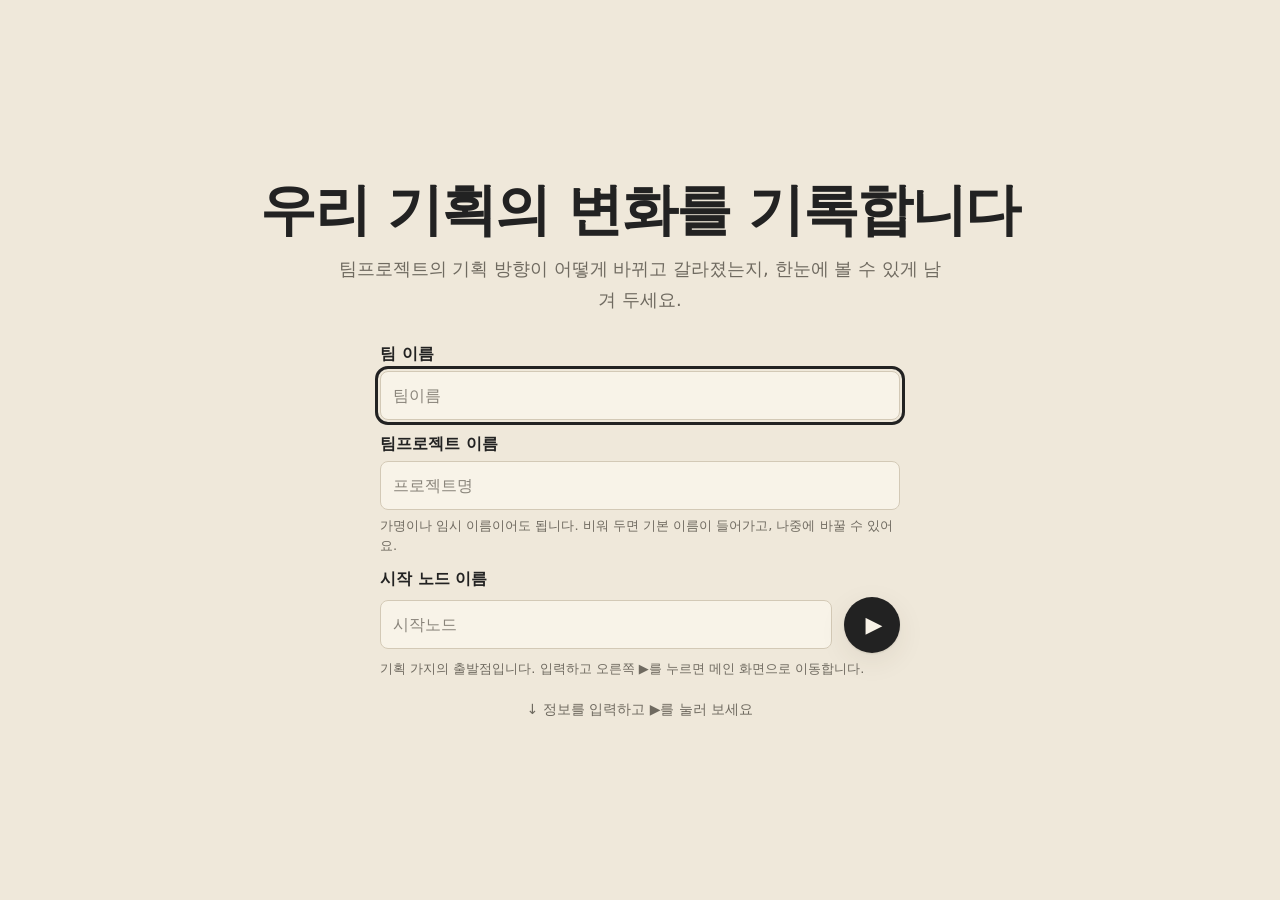
<file: index.html>
<!doctype html>
<html lang="ko">
<head>
  <meta charset="utf-8">
  <meta name="viewport" content="width=device-width, initial-scale=1">
  <title>기획 변화 기록</title>
  <link rel="stylesheet" href="style.css">
</head>
<body>
  <div id="alert" class="alert" role="alert" hidden></div>
  <div id="app" class="page"></div>
  <script src="export.js"></script>
  <script src="branch.js"></script>
  <script src="app.js"></script>
</body>
</html>
</file>
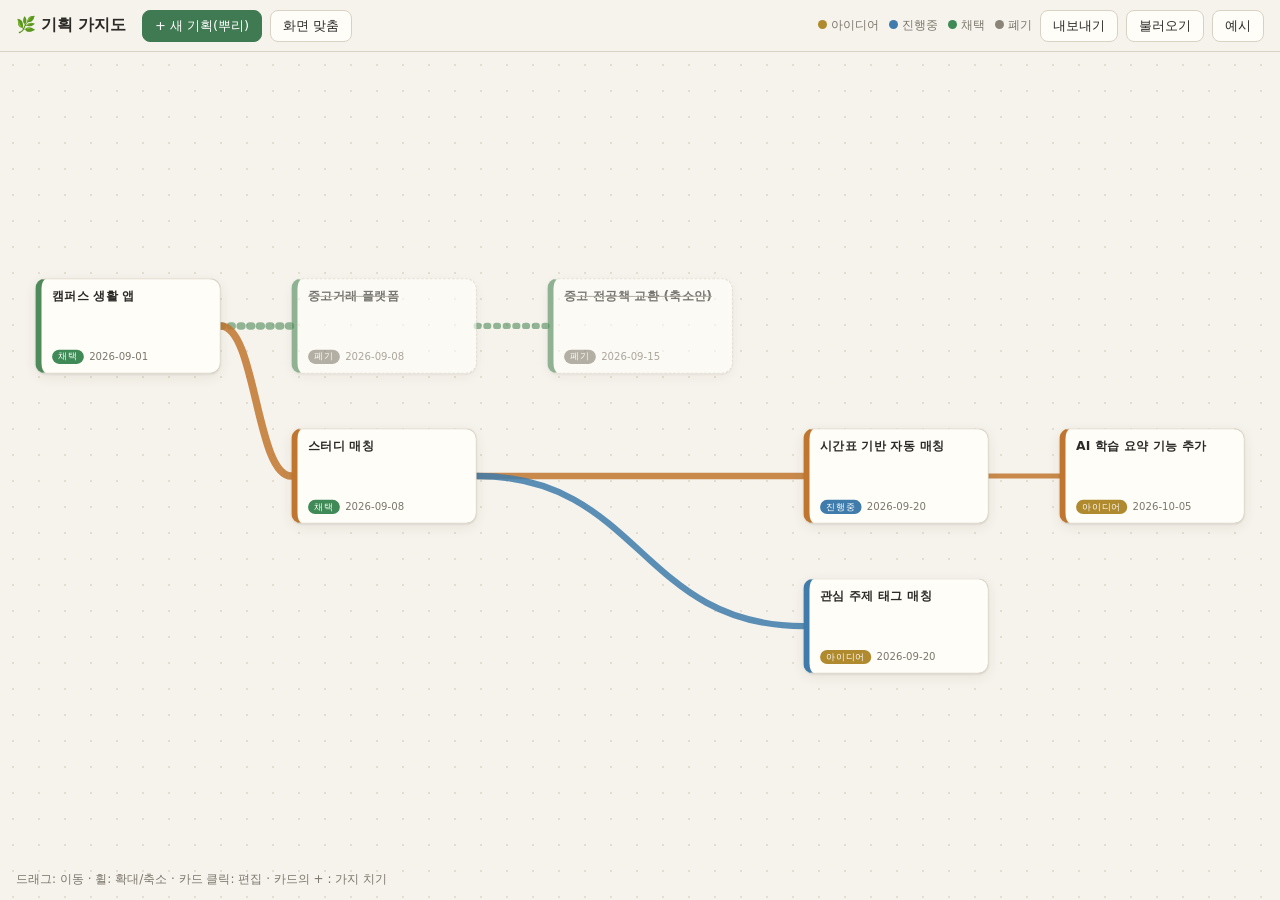
<file: 기획-가지도.html>
<!doctype html>
<html lang="ko">
<head>
<meta charset="utf-8">
<meta name="viewport" content="width=device-width, initial-scale=1">
<title>기획 가지도</title>
<style>
:root{
  --bg:#f6f3ec; --dot:#e3ddd0; --card:#fffdf8; --ink:#2b2a27; --muted:#7b776d; --line:#d8d2c4;
  --panel:#fffdf8; --accent:#3f7a52; --shadow:0 1px 2px rgba(60,50,30,.12),0 4px 14px rgba(60,50,30,.08);
}
@media (prefers-color-scheme:dark){
  :root{--bg:#1d1c19; --dot:#2b2a26; --card:#2a2925; --ink:#ece8dd; --muted:#9a9588; --line:#44413a;
    --panel:#24231f; --accent:#6fb384; --shadow:0 1px 2px rgba(0,0,0,.4),0 4px 14px rgba(0,0,0,.3);}
}
*{box-sizing:border-box}
html,body{height:100%;margin:0}
body{background:var(--bg);color:var(--ink);font-family:"Pretendard","Noto Sans KR","Malgun Gothic",system-ui,sans-serif;overflow:hidden}
button,input,select,textarea{font:inherit;color:inherit}
button{cursor:pointer}

#toolbar{position:fixed;top:0;left:0;right:0;height:52px;display:flex;align-items:center;gap:8px;padding:0 16px;z-index:20;
  background:color-mix(in srgb,var(--bg) 88%,transparent);backdrop-filter:blur(6px);border-bottom:1px solid var(--line)}
#toolbar h1{font-size:16px;margin:0 8px 0 0;font-weight:700;letter-spacing:-.01em}
#toolbar h1,.btn{white-space:nowrap}
@media (max-width:720px){#toolbar{overflow-x:auto;padding:0 8px}.btn{padding:6px 8px}}
.btn{border:1px solid var(--line);background:var(--card);border-radius:8px;padding:6px 12px;font-size:13px}
.btn:hover{border-color:var(--accent)}
.btn.primary{background:var(--accent);border-color:var(--accent);color:#fff}
.btn.danger{color:#c0463a}
.spacer{flex:1}
#legend{display:flex;gap:10px;font-size:12px;color:var(--muted)}
#legend i{display:inline-block;width:9px;height:9px;border-radius:50%;margin-right:4px;vertical-align:baseline}

#viewport{position:fixed;inset:52px 0 0 0;overflow:hidden;cursor:grab;touch-action:none;
  background-image:radial-gradient(var(--dot) 1.2px,transparent 1.2px);background-size:26px 26px}
#viewport.panning{cursor:grabbing}
#world{position:absolute;left:0;top:0;transform-origin:0 0}
#world svg{position:absolute;left:0;top:0;overflow:visible;pointer-events:none}

.node{position:absolute;width:210px;height:108px;background:var(--card);border-radius:12px;box-shadow:var(--shadow);
  border:1px solid var(--line);border-left:7px solid var(--c);padding:10px 12px;display:flex;gap:8px;cursor:pointer;
  transition:box-shadow .15s,transform .15s}
.node:hover{transform:translateY(-2px)}
.node.sel{outline:2.5px solid var(--c);outline-offset:2px}
.node.dropped{opacity:.62;border-style:dashed;border-left-style:solid}
.node.dropped .nt{text-decoration:line-through;text-decoration-color:var(--muted)}
.node .body{flex:1;min-width:0;display:flex;flex-direction:column}
.nt{font-size:14px;font-weight:650;line-height:1.3;display:-webkit-box;-webkit-line-clamp:2;-webkit-box-orient:vertical;overflow:hidden;word-break:keep-all}
.nm{margin-top:auto;font-size:11.5px;color:var(--muted);display:flex;align-items:center;gap:6px;flex-wrap:wrap}
.chip{font-size:10.5px;padding:1px 7px;border-radius:99px;color:#fff;background:var(--sc)}
.thumb{width:48px;height:48px;border-radius:8px;object-fit:cover;flex:none;align-self:flex-start;border:1px solid var(--line)}
.imgn{position:absolute;right:8px;bottom:8px;font-size:10.5px;color:var(--muted)}
.addb{position:absolute;right:-14px;top:50%;margin-top:-14px;width:28px;height:28px;border-radius:50%;border:none;
  background:var(--c);color:#fff;font-size:18px;line-height:1;display:none;box-shadow:var(--shadow);padding:0}
.node:hover .addb,.node.sel .addb{display:block}

#panel{position:fixed;top:52px;right:0;bottom:0;width:380px;max-width:100vw;background:var(--panel);border-left:1px solid var(--line);
  z-index:15;display:none;flex-direction:column;box-shadow:-6px 0 24px rgba(0,0,0,.08)}
#panel.open{display:flex}
#panel .ph{display:flex;align-items:center;padding:12px 16px;border-bottom:1px solid var(--line);gap:8px}
#panel .ph b{flex:1;font-size:14px}
#panel .pb{flex:1;overflow:auto;padding:16px;display:flex;flex-direction:column;gap:14px}
label.f{display:flex;flex-direction:column;gap:5px;font-size:12px;color:var(--muted)}
.in{border:1px solid var(--line);background:var(--card);border-radius:8px;padding:8px 10px;font-size:14px;color:var(--ink);width:100%}
.in:focus{outline:2px solid var(--accent);outline-offset:-1px}
textarea.in{min-height:150px;resize:vertical;line-height:1.55}
.row2{display:grid;grid-template-columns:1fr 1fr;gap:10px}
#imgs{display:grid;grid-template-columns:repeat(3,1fr);gap:8px}
.im{position:relative;aspect-ratio:1;border-radius:8px;overflow:hidden;border:1px solid var(--line)}
.im img{width:100%;height:100%;object-fit:cover;cursor:zoom-in;display:block}
.im button{position:absolute;top:4px;right:4px;width:22px;height:22px;border-radius:50%;border:none;background:rgba(0,0,0,.6);color:#fff;font-size:13px;line-height:1;padding:0}
#drop{border:1.5px dashed var(--line);border-radius:10px;padding:14px;text-align:center;font-size:12.5px;color:var(--muted)}
#drop.over{border-color:var(--accent);background:color-mix(in srgb,var(--accent) 10%,transparent)}
.hint{font-size:12px;color:var(--muted);line-height:1.5}

#lightbox{position:fixed;inset:0;background:rgba(0,0,0,.85);z-index:50;display:none;align-items:center;justify-content:center;cursor:zoom-out}
#lightbox.open{display:flex}
#lightbox img{max-width:92vw;max-height:92vh;border-radius:6px}
#empty{position:absolute;inset:0;display:none;flex-direction:column;align-items:center;justify-content:center;gap:12px;color:var(--muted);text-align:center;pointer-events:none}
#empty .btn{pointer-events:auto}
#zoomhint{position:fixed;left:16px;bottom:12px;font-size:12px;color:var(--muted);z-index:5}
@media (max-width:720px){#legend{display:none}#panel{width:100vw}}
</style>
</head>
<body>
<div id="toolbar">
  <h1>🌿 기획 가지도</h1>
  <button class="btn primary" id="addRoot">+ 새 기획(뿌리)</button>
  <button class="btn" id="fit">화면 맞춤</button>
  <div class="spacer"></div>
  <div id="legend"></div>
  <button class="btn" id="exp">내보내기</button>
  <button class="btn" id="imp">불러오기</button>
  <button class="btn" id="sample">예시</button>
  <input type="file" id="impFile" accept="application/json" hidden>
</div>

<div id="viewport">
  <div id="world"></div>
  <div id="empty"><div style="font-size:15px">아직 기획이 없어요.<br>첫 번째 기획(뿌리)을 심어 보세요.</div><button class="btn primary" id="addRoot2">+ 새 기획 추가</button></div>
</div>
<div id="zoomhint">드래그: 이동 · 휠: 확대/축소 · 카드 클릭: 편집 · 카드의 + : 가지 치기</div>

<aside id="panel">
  <div class="ph"><b id="pTitle">기획 편집</b><button class="btn" id="pClose">닫기</button></div>
  <div class="pb">
    <label class="f">제목<input class="in" id="fTitle" placeholder="기획 이름"></label>
    <div class="row2">
      <label class="f">날짜<input class="in" type="date" id="fDate"></label>
      <label class="f">상태<select class="in" id="fStatus"></select></label>
    </div>
    <label class="f">내용 / 변경 이유<textarea class="in" id="fText" placeholder="이 기획의 내용, 왜 이렇게 바뀌었는지 적어 보세요"></textarea></label>
    <div>
      <div class="hint" style="margin-bottom:6px">이미지</div>
      <div id="imgs"></div>
      <div id="drop" style="margin-top:8px">이미지를 끌어다 놓거나 붙여넣기(Ctrl+V)<br><button class="btn" id="pick" style="margin-top:8px">파일 선택</button></div>
      <input type="file" id="imgFile" accept="image/*" multiple hidden>
    </div>
    <div class="hint" id="pInfo"></div>
    <button class="btn primary" id="branch">🌱 이 기획에서 가지 치기</button>
    <button class="btn danger" id="del">이 기획 삭제</button>
  </div>
</aside>
<div id="lightbox"><img alt=""></div>

<script>
const STATUS = {
  idea:{label:'아이디어',color:'#b08a2e'},
  active:{label:'진행중',color:'#3f7cac'},
  adopted:{label:'채택',color:'#3f8a56'},
  dropped:{label:'폐기',color:'#8a8578'}
};
const LANE_COLORS=['#4f8a5b','#c0762f','#3f7cac','#a8507e','#7a6bb5','#a89530','#2f9a9a','#c4574a'];
const W=210,H=108,COLW=290,ROWH=170,PAD=90;

let state={nodes:[]}, selId=null;
const $=id=>document.getElementById(id);
const uid=()=>Math.random().toString(36).slice(2,10)+Date.now().toString(36).slice(-4);
const today=()=>{const d=new Date();return d.getFullYear()+'-'+String(d.getMonth()+1).padStart(2,'0')+'-'+String(d.getDate()).padStart(2,'0')};

/* ---------- storage (IndexedDB, localStorage fallback) ---------- */
let dbp=null;
function db(){
  if(!dbp) dbp=new Promise((res,rej)=>{
    try{const r=indexedDB.open('plan-tree',1);
      r.onupgradeneeded=()=>r.result.createObjectStore('kv');
      r.onsuccess=()=>res(r.result);r.onerror=()=>rej(r.error);}catch(e){rej(e)}
  });
  return dbp;
}
async function load(){
  try{const d=await db();return await new Promise((res,rej)=>{const q=d.transaction('kv').objectStore('kv').get('state');q.onsuccess=()=>res(q.result);q.onerror=()=>rej(q.error)})}
  catch(e){try{return JSON.parse(localStorage.getItem('plan-tree')||'null')}catch(_){return null}}
}
let saveT=null;
function save(){clearTimeout(saveT);saveT=setTimeout(async()=>{
  try{const d=await Promise.race([db(),new Promise((_,r)=>setTimeout(r,1500))]);d.transaction('kv','readwrite').objectStore('kv').put(state,'state')}
  catch(e){try{localStorage.setItem('plan-tree',JSON.stringify(state))}catch(_){}}
},250)}

/* ---------- layout ---------- */
let pos={};
function layout(){
  const nodes=state.nodes, by={}, kids={};
  nodes.forEach(n=>{by[n.id]=n;kids[n.id]=[]});
  const roots=[];
  const cmp=(a,b)=>(a.date||'').localeCompare(b.date||'')||a.createdAt-b.createdAt;
  nodes.forEach(n=>{if(n.parentId&&by[n.parentId])kids[n.parentId].push(n);else roots.push(n)});
  roots.sort(cmp);Object.values(kids).forEach(k=>k.sort(cmp));
  const dates=[...new Set(nodes.map(n=>n.date||''))].sort();
  const rank={};dates.forEach((d,i)=>rank[d]=i);
  const colMemo={};
  const col=n=>{if(n.id in colMemo)return colMemo[n.id];
    const p=n.parentId&&by[n.parentId];
    return colMemo[n.id]=Math.max(rank[n.date||''],p?col(p)+1:0)};
  pos={};let maxLane=-1;
  const dfs=(n,lane,depth,laneColor)=>{
    pos[n.id]={x:PAD+col(n)*COLW,y:PAD+lane*ROWH,lane,depth,color:laneColor};
    kids[n.id].forEach((c,i)=>{
      if(i===0)dfs(c,lane,depth+1,laneColor);
      else{const l=++maxLane;dfs(c,l,depth+1,LANE_COLORS[l%LANE_COLORS.length])}
    });
  };
  roots.forEach(r=>{const l=++maxLane;dfs(r,l,0,LANE_COLORS[l%LANE_COLORS.length])});
  return {by,kids};
}

/* ---------- render ---------- */
const world=$('world');
function render(){
  const {by}=layout();
  world.innerHTML='';
  $('empty').style.display=state.nodes.length?'none':'flex';
  const NS='http://www.w3.org/2000/svg';
  const svg=document.createElementNS(NS,'svg');
  let mx=0,my=0;
  Object.values(pos).forEach(p=>{mx=Math.max(mx,p.x+W+PAD);my=Math.max(my,p.y+H+PAD)});
  svg.setAttribute('width',mx);svg.setAttribute('height',my);
  state.nodes.forEach(n=>{
    const p=by[n.parentId];if(!p)return;
    const a=pos[p.id],b=pos[n.id];
    const x1=a.x+W,y1=a.y+H/2,x2=b.x,y2=b.y+H/2,dx=Math.max(40,(x2-x1)/2);
    const path=document.createElementNS(NS,'path');
    path.setAttribute('d',`M${x1},${y1} C${x1+dx},${y1} ${x2-dx},${y2} ${x2},${y2}`);
    path.setAttribute('fill','none');path.setAttribute('stroke',b.color);
    path.setAttribute('stroke-linecap','round');
    path.setAttribute('stroke-width',Math.max(3,10-b.depth*1.4));
    if(n.status==='dropped')path.setAttribute('stroke-dasharray','2 9');
    path.setAttribute('opacity',n.status==='dropped'?.6:.85);
    svg.appendChild(path);
  });
  world.appendChild(svg);
  state.nodes.forEach(n=>{
    const p=pos[n.id],st=STATUS[n.status]||STATUS.idea;
    const el=document.createElement('div');
    el.className='node'+(n.status==='dropped'?' dropped':'')+(n.id===selId?' sel':'');
    el.style.cssText=`left:${p.x}px;top:${p.y}px;--c:${p.color};--sc:${st.color}`;
    el.dataset.id=n.id;
    const body=document.createElement('div');body.className='body';
    const t=document.createElement('div');t.className='nt';t.textContent=n.title||'(제목 없음)';
    const m=document.createElement('div');m.className='nm';
    const c=document.createElement('span');c.className='chip';c.textContent=st.label;
    const d=document.createElement('span');d.textContent=n.date||'';
    m.append(c,d);body.append(t,m);el.append(body);
    if(n.images.length){
      const im=document.createElement('img');im.className='thumb';im.src=n.images[0];im.alt='';el.append(im);
      if(n.images.length>1){const k=document.createElement('span');k.className='imgn';k.textContent='🖼 '+n.images.length;el.append(k)}
    }
    const ab=document.createElement('button');ab.className='addb';ab.textContent='+';ab.title='여기서 가지 치기';
    ab.onclick=e=>{e.stopPropagation();addChild(n.id)};
    ab.onpointerdown=e=>e.stopPropagation();
    el.append(ab);
    el.onclick=()=>select(n.id);
    el.onpointerdown=e=>e.stopPropagation();
    world.appendChild(el);
  });
}
function renderLegend(){
  $('legend').innerHTML='';
  Object.values(STATUS).forEach(s=>{const sp=document.createElement('span');const i=document.createElement('i');i.style.background=s.color;sp.append(i,s.label);$('legend').append(sp)});
}

/* ---------- pan / zoom ---------- */
let view={x:0,y:0,s:1};
const vp=$('viewport');
function applyView(){world.style.transform=`translate(${view.x}px,${view.y}px) scale(${view.s})`}
let drag=null;
vp.addEventListener('pointerdown',e=>{drag={x:e.clientX,y:e.clientY,vx:view.x,vy:view.y};vp.classList.add('panning');vp.setPointerCapture(e.pointerId)});
vp.addEventListener('pointermove',e=>{if(!drag)return;view.x=drag.vx+e.clientX-drag.x;view.y=drag.vy+e.clientY-drag.y;applyView()});
vp.addEventListener('pointerup',()=>{drag=null;vp.classList.remove('panning')});
vp.addEventListener('wheel',e=>{
  e.preventDefault();
  const r=vp.getBoundingClientRect(),mx=e.clientX-r.left,my=e.clientY-r.top;
  const ns=Math.min(2.2,Math.max(.25,view.s*Math.exp(-e.deltaY*.0015)));
  view.x=mx-(mx-view.x)*ns/view.s;view.y=my-(my-view.y)*ns/view.s;view.s=ns;applyView();
},{passive:false});
function fit(){
  const ps=Object.values(pos);if(!ps.length){view={x:0,y:0,s:1};applyView();return}
  const x0=Math.min(...ps.map(p=>p.x))-40,y0=Math.min(...ps.map(p=>p.y))-40;
  const x1=Math.max(...ps.map(p=>p.x+W))+40,y1=Math.max(...ps.map(p=>p.y+H))+40;
  const r=vp.getBoundingClientRect(),avail=r.width-(selId&&window.innerWidth>720?380:0);
  const s=Math.min(1.1,avail/(x1-x0),r.height/(y1-y0));
  view.s=s;view.x=(avail-(x1-x0)*s)/2-x0*s;view.y=(r.height-(y1-y0)*s)/2-y0*s;applyView();
}
function centerOn(id){
  const p=pos[id];if(!p)return;const r=vp.getBoundingClientRect();
  const avail=r.width-(window.innerWidth>720?380:0);
  view.x=avail/2-(p.x+W/2)*view.s;view.y=r.height/2-(p.y+H/2)*view.s;
  world.style.transition='transform .35s';applyView();setTimeout(()=>world.style.transition='',380);
}

/* ---------- panel ---------- */
const sel_=$('fStatus');
Object.entries(STATUS).forEach(([k,v])=>{const o=document.createElement('option');o.value=k;o.textContent=v.label;sel_.append(o)});
const cur=()=>state.nodes.find(n=>n.id===selId);
function select(id,focus){
  selId=id;render();
  const n=cur();
  if(!n){$('panel').classList.remove('open');return}
  $('panel').classList.add('open');
  $('fTitle').value=n.title;$('fDate').value=n.date;$('fStatus').value=n.status;$('fText').value=n.text;
  const par=state.nodes.find(x=>x.id===n.parentId);
  $('pInfo').textContent=par?`"${par.title||'제목 없음'}" 에서 갈라져 나온 기획`:'뿌리 기획 (시작점)';
  renderImgs();
  if(focus){$('fTitle').focus();$('fTitle').select()}
}
function renderImgs(){
  const n=cur(),box=$('imgs');box.innerHTML='';if(!n)return;
  n.images.forEach((src,i)=>{
    const w=document.createElement('div');w.className='im';
    const im=document.createElement('img');im.src=src;im.alt='';im.onclick=()=>{$('lightbox').querySelector('img').src=src;$('lightbox').classList.add('open')};
    const b=document.createElement('button');b.textContent='×';b.title='삭제';
    b.onclick=()=>{n.images.splice(i,1);save();renderImgs();render()};
    w.append(im,b);box.append(w);
  });
}
function bind(id,key){$(id).addEventListener('input',e=>{const n=cur();if(!n)return;n[key]=e.target.value;save();if(key!=='text')render()})}
bind('fTitle','title');bind('fDate','date');bind('fStatus','status');bind('fText','text');
$('pClose').onclick=()=>{selId=null;$('panel').classList.remove('open');render()};
$('lightbox').onclick=()=>$('lightbox').classList.remove('open');
document.addEventListener('keydown',e=>{if(e.key==='Escape'){$('lightbox').classList.remove('open')}});

/* ---------- images ---------- */
function compress(file){
  return new Promise((res,rej)=>{
    const url=URL.createObjectURL(file),img=new Image();
    img.onload=()=>{
      const m=1400,k=Math.min(1,m/Math.max(img.width,img.height));
      const c=document.createElement('canvas');c.width=Math.round(img.width*k);c.height=Math.round(img.height*k);
      const g=c.getContext('2d');g.fillStyle='#fff';g.fillRect(0,0,c.width,c.height);g.drawImage(img,0,0,c.width,c.height);
      URL.revokeObjectURL(url);res(c.toDataURL('image/jpeg',.85));
    };
    img.onerror=()=>{URL.revokeObjectURL(url);rej()};img.src=url;
  });
}
async function addFiles(files){
  const n=cur();if(!n)return;
  for(const f of files){if(!f.type.startsWith('image/'))continue;try{n.images.push(await compress(f))}catch(_){}}
  save();renderImgs();render();
}
$('pick').onclick=()=>$('imgFile').click();
$('imgFile').onchange=e=>{addFiles([...e.target.files]);e.target.value=''};
const drop=$('drop');
['dragenter','dragover'].forEach(t=>drop.addEventListener(t,e=>{e.preventDefault();drop.classList.add('over')}));
['dragleave','drop'].forEach(t=>drop.addEventListener(t,e=>{e.preventDefault();drop.classList.remove('over')}));
drop.addEventListener('drop',e=>addFiles([...e.dataTransfer.files]));
document.addEventListener('paste',e=>{
  if(!cur())return;
  const fs=[...(e.clipboardData?.files||[])].filter(f=>f.type.startsWith('image/'));
  if(fs.length){e.preventDefault();addFiles(fs)}
});

/* ---------- actions ---------- */
function newNode(parentId,date){
  const n={id:uid(),parentId,title:'새 기획',date:date||today(),status:'idea',text:'',images:[],createdAt:Date.now()};
  state.nodes.push(n);return n;
}
function addChild(pid){
  const p=state.nodes.find(n=>n.id===pid);
  const d=today()>p.date?today():p.date;
  const n=newNode(pid,d);save();select(n.id,true);centerOn(n.id);
}
function addRoot(){const n=newNode(null);save();select(n.id,true);centerOn(n.id)}
$('addRoot').onclick=addRoot;$('addRoot2').onclick=addRoot;
$('branch').onclick=()=>selId&&addChild(selId);
$('fit').onclick=fit;
$('del').onclick=()=>{
  const n=cur();if(!n)return;
  const ids=new Set([n.id]);let ch=true;
  while(ch){ch=false;state.nodes.forEach(x=>{if(x.parentId&&ids.has(x.parentId)&&!ids.has(x.id)){ids.add(x.id);ch=true}})}
  const msg=ids.size>1?`"${n.title}" 와(과) 이어진 하위 기획 ${ids.size-1}개도 함께 삭제됩니다. 삭제할까요?`:`"${n.title}" 을(를) 삭제할까요?`;
  if(!confirm(msg))return;
  state.nodes=state.nodes.filter(x=>!ids.has(x.id));selId=null;$('panel').classList.remove('open');save();render();
};
$('exp').onclick=()=>{
  const a=document.createElement('a');
  a.href=URL.createObjectURL(new Blob([JSON.stringify(state)],{type:'application/json'}));
  a.download='기획-가지도-'+today()+'.json';a.click();setTimeout(()=>URL.revokeObjectURL(a.href),1000);
};
$('imp').onclick=()=>$('impFile').click();
$('impFile').onchange=async e=>{
  const f=e.target.files[0];e.target.value='';if(!f)return;
  try{
    const d=JSON.parse(await f.text());
    if(!Array.isArray(d.nodes))throw 0;
    if(state.nodes.length&&!confirm('현재 내용을 불러온 파일로 바꿀까요?'))return;
    state={nodes:d.nodes.map(n=>({id:n.id||uid(),parentId:n.parentId||null,title:n.title||'',date:n.date||today(),status:STATUS[n.status]?n.status:'idea',text:n.text||'',images:Array.isArray(n.images)?n.images:[],createdAt:n.createdAt||Date.now()}))};
    selId=null;$('panel').classList.remove('open');save();render();fit();
  }catch(_){alert('올바른 기획 가지도 파일이 아닙니다.')}
};
function sample(){
  const t=Date.now();let i=0;
  const mk=(id,p,title,date,status,text)=>({id,parentId:p,title,date,status,text,images:[],createdAt:t+i++});
  return {nodes:[
    mk('a',null,'캠퍼스 생활 앱','2026-09-01','adopted','처음 아이디어: 학생들이 캠퍼스에서 쓰는 앱을 만든다. 범위가 너무 넓어 구체화가 필요했다.'),
    mk('b','a','중고거래 플랫폼','2026-09-08','dropped','이미 에브리타임·당근 등 경쟁 서비스가 많아 차별점이 부족해서 폐기.'),
    mk('c','a','스터디 매칭','2026-09-08','adopted','팀원 설문 결과 "같이 공부할 사람 찾기"의 수요가 가장 높았다.'),
    mk('d','c','시간표 기반 자동 매칭','2026-09-20','active','공강 시간이 겹치는 사람끼리 자동으로 추천한다.'),
    mk('e','c','관심 주제 태그 매칭','2026-09-20','idea','시간표 대신 주제 태그로 묶는 대안. 프로토타입 비교 예정.'),
    mk('f','d','AI 학습 요약 기능 추가','2026-10-05','idea','매칭된 스터디의 노트를 AI가 요약해 주는 확장 기능.'),
    mk('g','b','중고 전공책 교환 (축소안)','2026-09-15','dropped','전공책만 다루도록 범위를 좁혀 보았으나 사용 빈도가 낮을 것으로 판단.')
  ]};
}
$('sample').onclick=()=>{
  if(state.nodes.length&&!confirm('현재 내용이 예시 데이터로 바뀝니다. 계속할까요?'))return;
  state=sample();selId=null;$('panel').classList.remove('open');save();render();fit();
};

/* ---------- init ---------- */
(async()=>{
  renderLegend();
  const d=await Promise.race([load(),new Promise(r=>setTimeout(()=>r(null),1500))]).catch(()=>null);
  state=d&&Array.isArray(d.nodes)?d:sample();
  if(!d)save();
  render();fit();
})();
addEventListener('resize',()=>{});
</script>
</body>
</html>
</file>
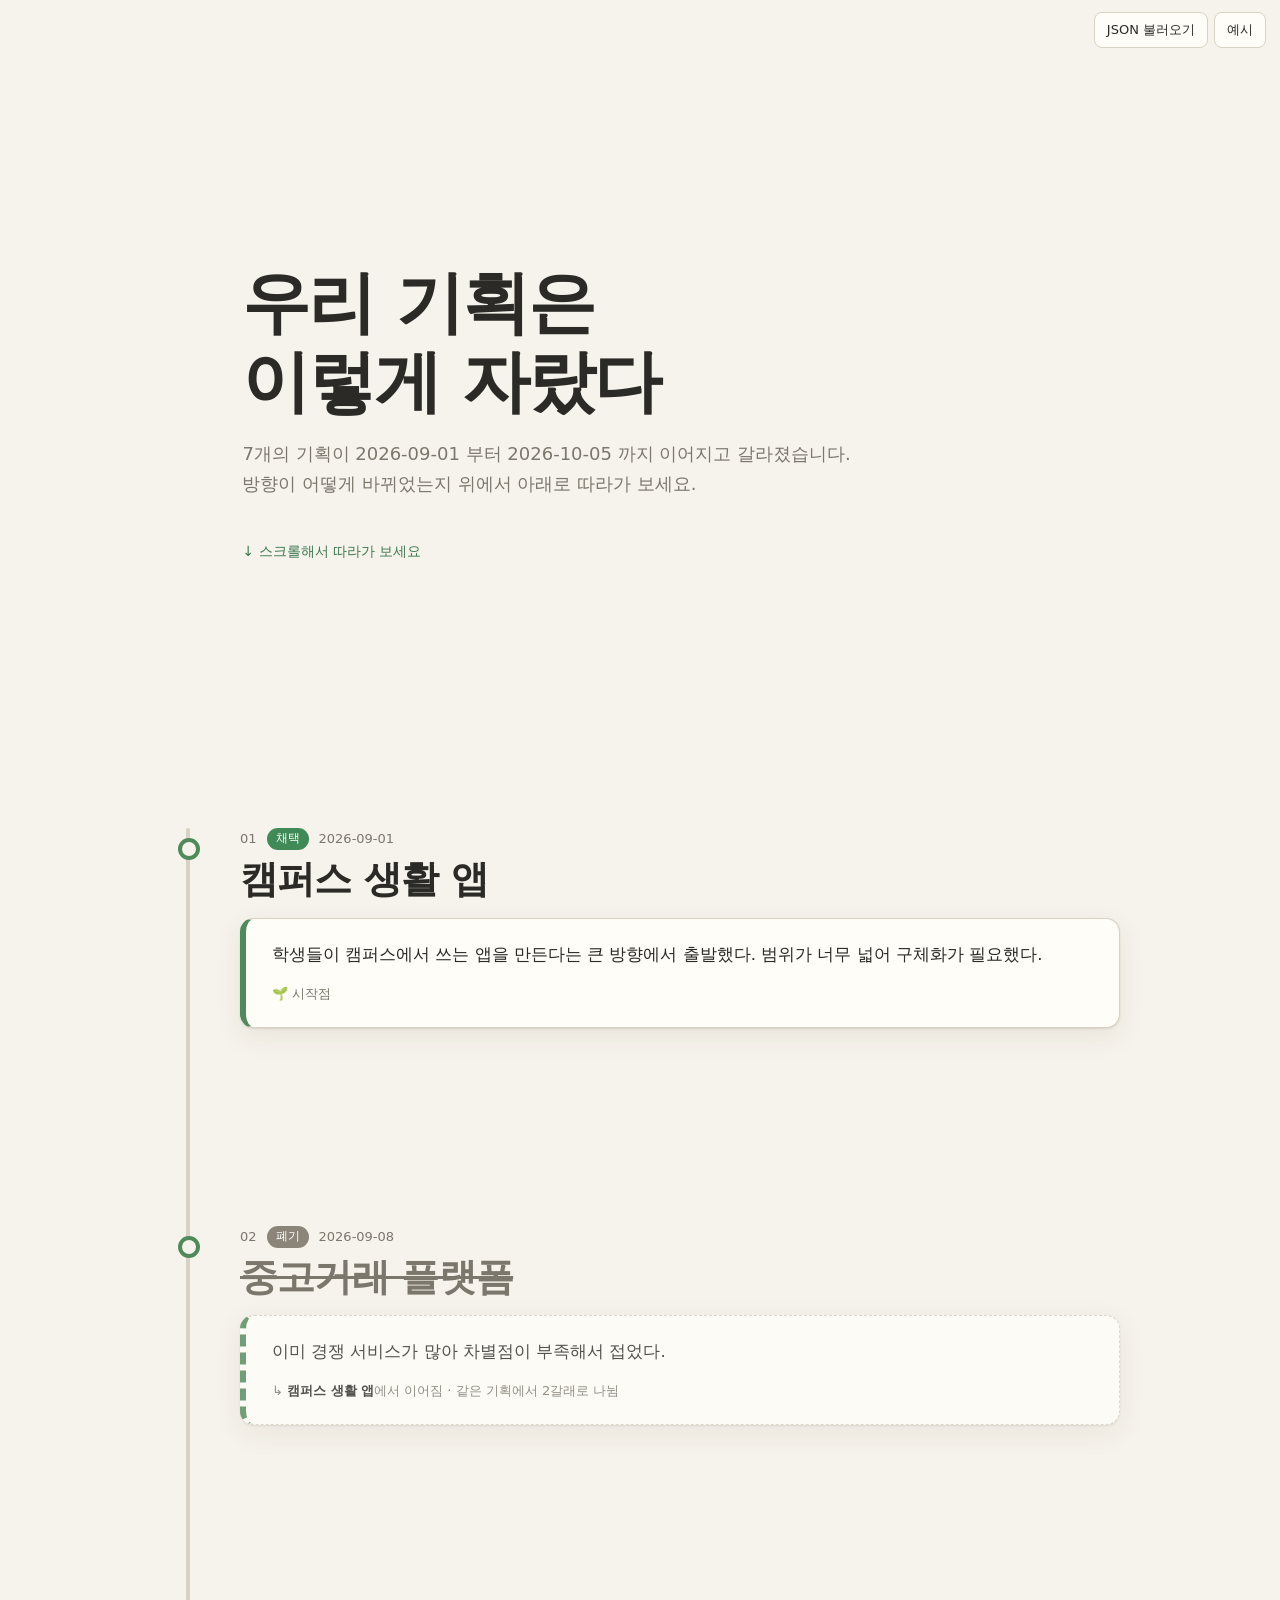
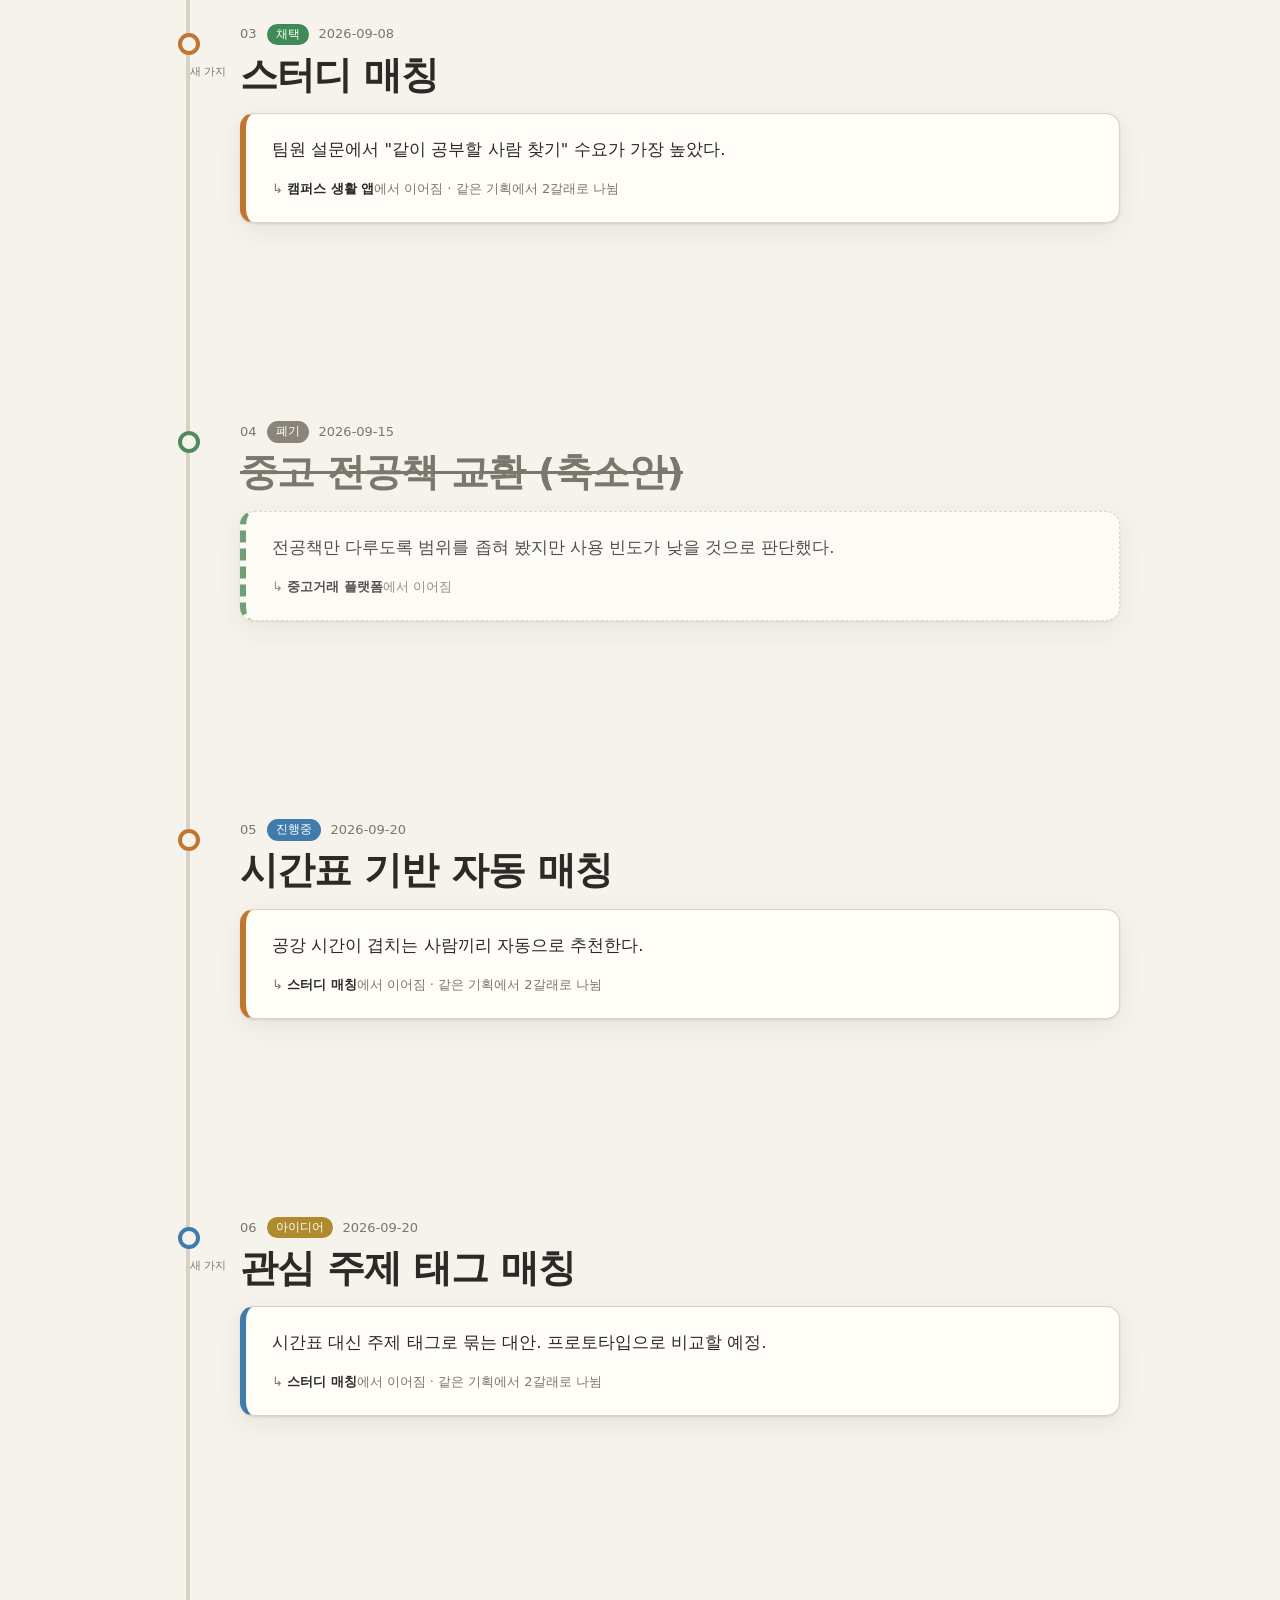
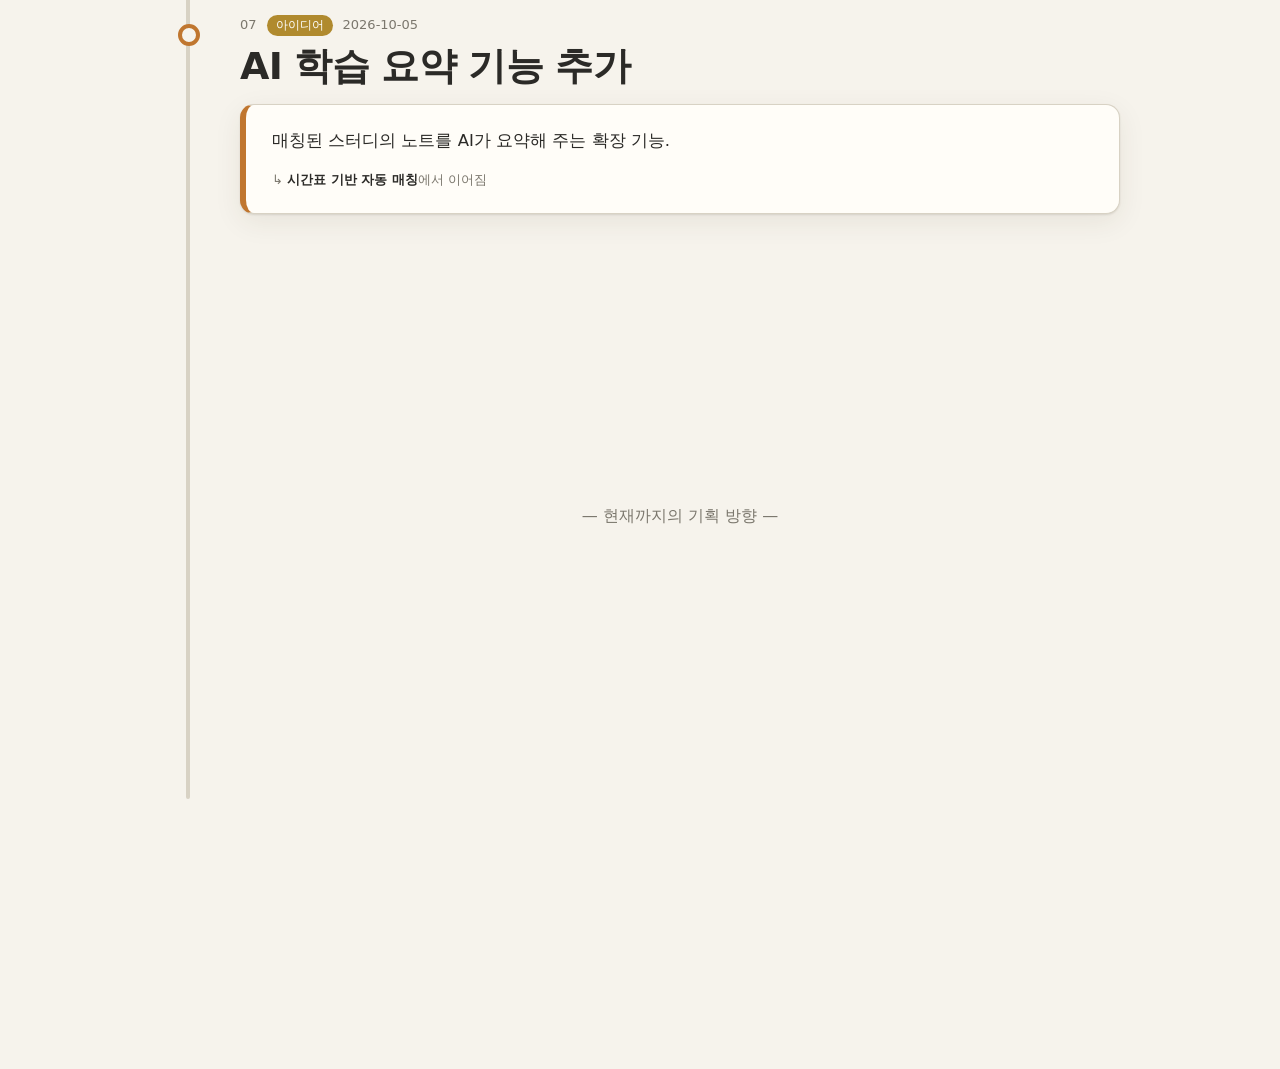
<file: 기획-스크롤.html>
<!doctype html>
<html lang="ko">
<head>
<meta charset="utf-8">
<meta name="viewport" content="width=device-width, initial-scale=1">
<title>기획 스크롤</title>
<style>
:root{--bg:#f6f3ec;--card:#fffdf8;--ink:#2b2a27;--muted:#7b776d;--line:#d8d2c4;--accent:#3f7a52;--shadow:0 1px 2px rgba(60,50,30,.12),0 8px 28px rgba(60,50,30,.08)}
@media (prefers-color-scheme:dark){:root{--bg:#1d1c19;--card:#2a2925;--ink:#ece8dd;--muted:#9a9588;--line:#44413a;--accent:#6fb384;--shadow:0 1px 2px rgba(0,0,0,.4),0 8px 28px rgba(0,0,0,.3)}}
*{box-sizing:border-box}
html{scroll-behavior:smooth}
body{margin:0;background:var(--bg);color:var(--ink);font-family:"Pretendard","Noto Sans KR","Malgun Gothic",system-ui,sans-serif;line-height:1.7}
button{font:inherit;color:inherit;cursor:pointer}
.btn{border:1px solid var(--line);background:var(--card);border-radius:8px;padding:6px 12px;font-size:13px;white-space:nowrap}
.btn:hover{border-color:var(--accent)}
#bar{position:fixed;top:0;left:0;height:3px;background:var(--accent);width:0;z-index:30}
#tools{position:fixed;top:12px;right:14px;display:flex;gap:6px;z-index:25}

.hero{min-height:92vh;display:flex;flex-direction:column;justify-content:center;padding:0 8vw;max-width:1000px;margin:0 auto}
.hero h1{font-size:clamp(34px,7vw,68px);line-height:1.15;margin:0 0 18px;letter-spacing:-.03em}
.hero p{color:var(--muted);font-size:18px;max-width:34em;margin:0}
.hero .down{margin-top:40px;color:var(--accent);font-size:14px;animation:bob 1.8s ease-in-out infinite}
@keyframes bob{50%{transform:translateY(8px)}}

main{position:relative;max-width:1000px;margin:0 auto;padding:0 20px 40vh 100px}
/* spine */
main::before{content:"";position:absolute;left:46px;top:0;bottom:30vh;width:4px;border-radius:4px;background:var(--line)}
#spine{position:absolute;left:46px;top:0;width:4px;border-radius:4px;background:var(--accent);height:0;z-index:1}

.step{position:relative;margin:0 0 22vh;opacity:0;transform:translateY(40px);transition:opacity .7s,transform .7s}
.step.in{opacity:1;transform:none}
.dot{position:absolute;left:-62px;top:10px;width:22px;height:22px;border-radius:50%;background:var(--bg);border:4px solid var(--c);z-index:2;transition:transform .3s,background .3s}
.step.active .dot{background:var(--c);transform:scale(1.3)}
.branchtag{position:absolute;left:-100px;top:42px;width:96px;text-align:right;font-size:11px;color:var(--muted);line-height:1.3;padding-right:10px}
.meta{display:flex;gap:10px;align-items:center;font-size:13px;color:var(--muted);margin-bottom:6px;flex-wrap:wrap}
.chip{font-size:11.5px;padding:1px 9px;border-radius:99px;color:#fff;background:var(--sc)}
.step h2{font-size:clamp(24px,4vw,38px);line-height:1.25;margin:0 0 14px;letter-spacing:-.02em;word-break:keep-all}
.step.dropped h2{text-decoration:line-through;text-decoration-color:var(--muted);color:var(--muted)}
.step.dropped .card{opacity:.8;border-style:dashed}
.card{background:var(--card);border:1px solid var(--line);border-left:6px solid var(--c);border-radius:14px;padding:22px 26px;box-shadow:var(--shadow)}
.card p{margin:0;white-space:pre-wrap;font-size:16.5px}
.card p:empty{display:none}
.from{margin-top:14px;font-size:13px;color:var(--muted)}
.from b{color:var(--ink);font-weight:600}
.gal{display:grid;grid-template-columns:repeat(auto-fill,minmax(220px,1fr));gap:10px;margin-top:16px}
.gal img{width:100%;aspect-ratio:4/3;object-fit:cover;border-radius:10px;border:1px solid var(--line);cursor:zoom-in;display:block}
.gal.one{grid-template-columns:1fr}.gal.one img{aspect-ratio:auto;max-height:460px;object-fit:contain;background:var(--bg)}
.end{text-align:center;color:var(--muted);padding:10vh 0 20vh}
#lb{position:fixed;inset:0;background:rgba(0,0,0,.86);z-index:50;display:none;align-items:center;justify-content:center;cursor:zoom-out}
#lb.open{display:flex}#lb img{max-width:92vw;max-height:92vh;border-radius:6px}
@media (max-width:640px){main{padding-left:56px}main::before,#spine{left:20px}.dot{left:-48px}.branchtag{display:none}.card{padding:16px 18px}}
@media (prefers-reduced-motion:reduce){.step{transition:none;opacity:1;transform:none}html{scroll-behavior:auto}}
</style>
</head>
<body>
<div id="bar"></div>
<div id="tools">
  <button class="btn" id="imp" title="기획 가지도에서 내보낸 JSON을 불러옵니다">JSON 불러오기</button>
  <button class="btn" id="sample">예시</button>
  <input type="file" id="file" accept="application/json" hidden>
</div>

<header class="hero">
  <h1 id="hTitle">우리 기획은<br>이렇게 자랐다</h1>
  <p id="hSub"></p>
  <div class="down">↓ 스크롤해서 따라가 보세요</div>
</header>
<main id="main"><div id="spine"></div></main>
<div id="lb"><img alt=""></div>

<script>
const STATUS={idea:{label:'아이디어',color:'#b08a2e'},active:{label:'진행중',color:'#3f7cac'},adopted:{label:'채택',color:'#3f8a56'},dropped:{label:'폐기',color:'#8a8578'}};
const LANES=['#4f8a5b','#c0762f','#3f7cac','#a8507e','#7a6bb5','#a89530','#2f9a9a','#c4574a'];
const $=id=>document.getElementById(id);
let data=null,io=null;

function sampleData(){let i=0;const t=Date.now();
  const mk=(id,p,title,date,status,text)=>({id,parentId:p,title,date,status,text,images:[],createdAt:t+i++});
  return {nodes:[
    mk('a',null,'캠퍼스 생활 앱','2026-09-01','adopted','학생들이 캠퍼스에서 쓰는 앱을 만든다는 큰 방향에서 출발했다. 범위가 너무 넓어 구체화가 필요했다.'),
    mk('b','a','중고거래 플랫폼','2026-09-08','dropped','이미 경쟁 서비스가 많아 차별점이 부족해서 접었다.'),
    mk('c','a','스터디 매칭','2026-09-08','adopted','팀원 설문에서 "같이 공부할 사람 찾기" 수요가 가장 높았다.'),
    mk('g','b','중고 전공책 교환 (축소안)','2026-09-15','dropped','전공책만 다루도록 범위를 좁혀 봤지만 사용 빈도가 낮을 것으로 판단했다.'),
    mk('d','c','시간표 기반 자동 매칭','2026-09-20','active','공강 시간이 겹치는 사람끼리 자동으로 추천한다.'),
    mk('e','c','관심 주제 태그 매칭','2026-09-20','idea','시간표 대신 주제 태그로 묶는 대안. 프로토타입으로 비교할 예정.'),
    mk('f','d','AI 학습 요약 기능 추가','2026-10-05','idea','매칭된 스터디의 노트를 AI가 요약해 주는 확장 기능.')
  ]}}

function norm(d){return {nodes:d.nodes.map((n,i)=>({id:n.id||String(i),parentId:n.parentId||null,title:n.title||'(제목 없음)',date:n.date||'',status:STATUS[n.status]?n.status:'idea',text:n.text||'',images:Array.isArray(n.images)?n.images:[],createdAt:n.createdAt||i}))}}

function build(){
  const main=$('main');[...main.querySelectorAll('.step,.end')].forEach(e=>e.remove());
  if(io)io.disconnect();
  const nodes=[...data.nodes].sort((a,b)=>(a.date||'').localeCompare(b.date||'')||a.createdAt-b.createdAt);
  const by={};nodes.forEach(n=>by[n.id]=n);
  // lane colors: first child keeps parent's lane, others new lane
  const kids={};nodes.forEach(n=>{(kids[n.parentId||'']=kids[n.parentId||'']||[]).push(n)});
  const color={};let lane=-1;
  const walk=(n,c)=>{color[n.id]=c;(kids[n.id]||[]).forEach((k,i)=>walk(k,i===0?c:LANES[(++lane)%LANES.length]))};
  (kids['']||[]).forEach(r=>walk(r,LANES[(++lane)%LANES.length]));
  nodes.forEach(n=>{if(!color[n.id])color[n.id]=LANES[0]});

  const first=nodes[0],last=nodes[nodes.length-1];
  $('hSub').textContent=nodes.length?`${nodes.length}개의 기획이 ${first.date||''} 부터 ${last.date||''} 까지 이어지고 갈라졌습니다. 방향이 어떻게 바뀌었는지 위에서 아래로 따라가 보세요.`:'표시할 기획이 없습니다. "JSON 불러오기"나 "예시"를 눌러 보세요.';

  nodes.forEach((n,idx)=>{
    const st=STATUS[n.status],el=document.createElement('section');
    el.className='step'+(n.status==='dropped'?' dropped':'');el.style.cssText=`--c:${color[n.id]};--sc:${st.color}`;
    const dot=document.createElement('span');dot.className='dot';el.append(dot);
    const p=by[n.parentId],sib=p?(kids[p.id]||[]):[];
    if(p&&sib.length>1&&sib[0]!==n){const bt=document.createElement('span');bt.className='branchtag';bt.textContent='새 가지';el.append(bt)}
    const meta=document.createElement('div');meta.className='meta';
    const no=document.createElement('span');no.textContent=String(idx+1).padStart(2,'0');
    const ch=document.createElement('span');ch.className='chip';ch.textContent=st.label;
    const dt=document.createElement('span');dt.textContent=n.date;
    meta.append(no,ch,dt);
    const h=document.createElement('h2');h.textContent=n.title;
    const card=document.createElement('div');card.className='card';
    const tx=document.createElement('p');tx.textContent=n.text;card.append(tx);
    if(n.images.length){
      const g=document.createElement('div');g.className='gal'+(n.images.length===1?' one':'');
      n.images.forEach(src=>{const im=document.createElement('img');im.src=src;im.alt='';im.loading='lazy';im.onclick=()=>{$('lb').querySelector('img').src=src;$('lb').classList.add('open')};g.append(im)});
      card.append(g);
    }
    const fr=document.createElement('div');fr.className='from';
    if(p){fr.append('↳ ');const b=document.createElement('b');b.textContent=p.title;fr.append(b,'에서 이어짐'+(sib.length>1?' · 같은 기획에서 '+sib.length+'갈래로 나뉨':''))}
    else fr.textContent='🌱 시작점';
    card.append(fr);
    el.append(meta,h,card);main.append(el);
  });
  const end=document.createElement('div');end.className='end';end.textContent=nodes.length?'— 현재까지의 기획 방향 —':'';main.append(end);

  io=new IntersectionObserver(es=>es.forEach(e=>{if(e.isIntersecting)e.target.classList.add('in')}),{threshold:.15});
  main.querySelectorAll('.step').forEach(s=>io.observe(s));
  onScroll();
}

function onScroll(){
  const h=document.documentElement,max=h.scrollHeight-innerHeight;
  $('bar').style.width=(max>0?scrollY/max*100:0)+'%';
  const main=$('main'),mt=main.getBoundingClientRect().top+scrollY;
  const steps=[...main.querySelectorAll('.step')];
  let act=null;const mid=scrollY+innerHeight*.5;
  steps.forEach(s=>{const r=s.getBoundingClientRect();const top=r.top+scrollY;if(top<=mid)act=s});
  steps.forEach(s=>s.classList.toggle('active',s===act));
  const sp=$('spine');
  if(act){const d=act.querySelector('.dot').getBoundingClientRect();sp.style.height=Math.max(0,d.top+scrollY+11-mt)+'px'}else sp.style.height='0';
}
addEventListener('scroll',onScroll,{passive:true});addEventListener('resize',onScroll);

$('lb').onclick=()=>$('lb').classList.remove('open');
addEventListener('keydown',e=>{if(e.key==='Escape')$('lb').classList.remove('open')});
$('imp').onclick=()=>$('file').click();
$('file').onchange=async e=>{
  const f=e.target.files[0];e.target.value='';if(!f)return;
  try{const d=JSON.parse(await f.text());if(!Array.isArray(d.nodes))throw 0;data=norm(d);build();scrollTo(0,0)}
  catch(_){alert('기획 가지도에서 내보낸 JSON 파일이 아닙니다.')}
};
$('sample').onclick=()=>{data=norm(sampleData());build();scrollTo(0,0)};
data=norm(sampleData());build();
</script>
</body>
</html>
</file>
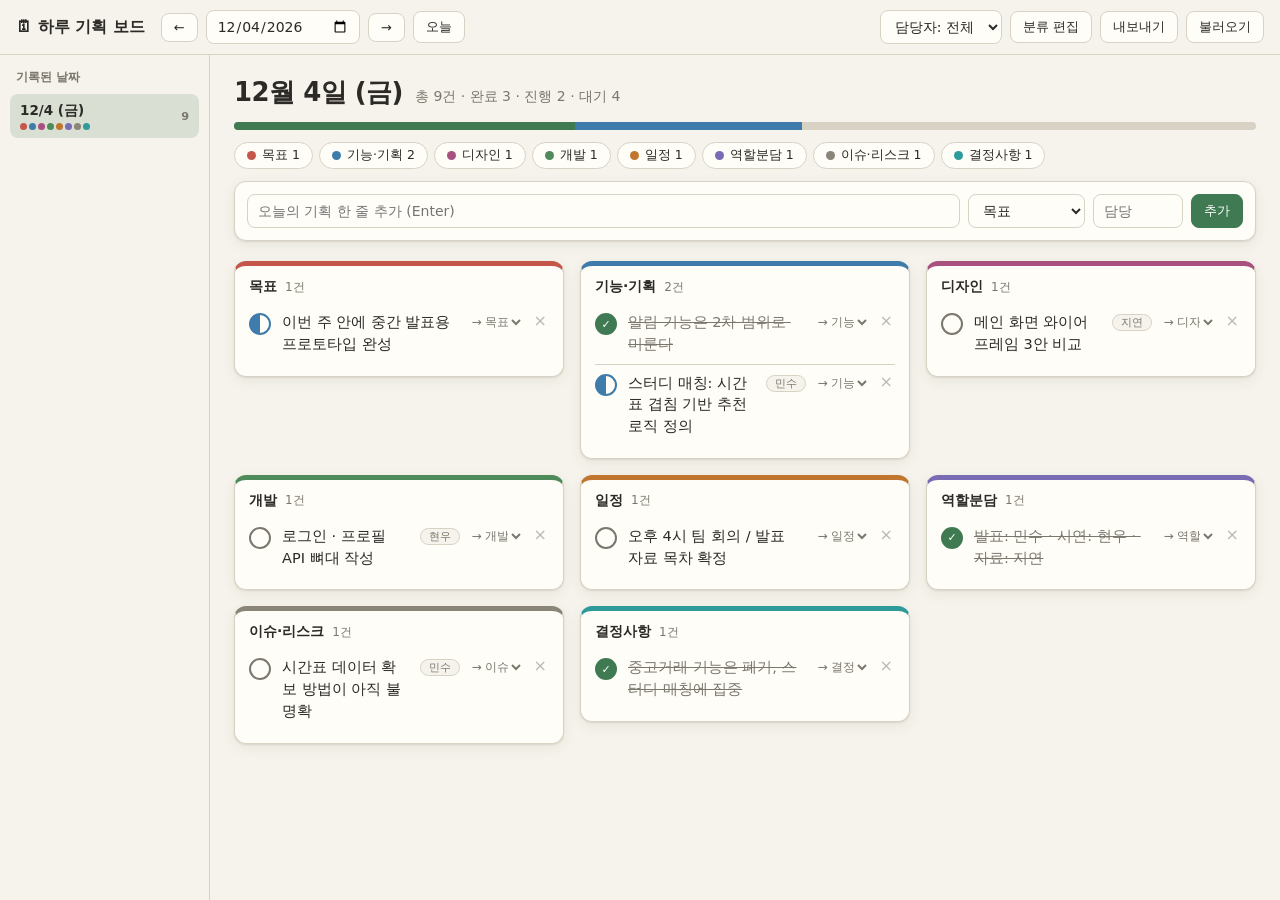
<file: 하루-기획.html>
<!doctype html>
<html lang="ko">
<head>
<meta charset="utf-8">
<meta name="viewport" content="width=device-width, initial-scale=1">
<title>하루 기획 보드</title>
<style>
:root{--bg:#f6f3ec;--card:#fffdf8;--ink:#2b2a27;--muted:#7b776d;--line:#d8d2c4;--accent:#3f7a52;--shadow:0 1px 2px rgba(60,50,30,.1),0 4px 14px rgba(60,50,30,.07)}
@media (prefers-color-scheme:dark){:root{--bg:#1d1c19;--card:#2a2925;--ink:#ece8dd;--muted:#9a9588;--line:#44413a;--accent:#6fb384;--shadow:0 1px 2px rgba(0,0,0,.4),0 4px 14px rgba(0,0,0,.3)}}
*{box-sizing:border-box}
html,body{height:100%;margin:0}
body{background:var(--bg);color:var(--ink);font-family:"Pretendard","Noto Sans KR","Malgun Gothic",system-ui,sans-serif;display:flex;flex-direction:column}
button,input,select,textarea{font:inherit;color:inherit}button{cursor:pointer}
.btn{border:1px solid var(--line);background:var(--card);border-radius:8px;padding:6px 12px;font-size:13px;white-space:nowrap}
.btn:hover{border-color:var(--accent)}.btn.primary{background:var(--accent);border-color:var(--accent);color:#fff}
.in{border:1px solid var(--line);background:var(--card);border-radius:8px;padding:7px 10px;font-size:14px;min-width:0}
.in:focus{outline:2px solid var(--accent);outline-offset:-1px}

header{display:flex;align-items:center;gap:8px;padding:10px 16px;border-bottom:1px solid var(--line);flex-wrap:wrap}
header h1{font-size:16px;margin:0 8px 0 0;white-space:nowrap}
.sp{flex:1}
#wrap{flex:1;display:flex;min-height:0}
aside{width:210px;border-right:1px solid var(--line);overflow:auto;padding:10px;flex:none}
aside h3{font-size:12px;color:var(--muted);margin:4px 6px 8px;font-weight:600}
.day{display:flex;justify-content:space-between;align-items:center;width:100%;text-align:left;border:none;background:none;padding:8px 10px;border-radius:8px;font-size:13.5px}
.day:hover{background:color-mix(in srgb,var(--accent) 8%,transparent)}
.day.cur{background:color-mix(in srgb,var(--accent) 16%,transparent);font-weight:650}
.day small{color:var(--muted)}
.day .bar{display:flex;gap:2px;margin-top:3px}.day .bar i{width:7px;height:7px;border-radius:50%}
main{flex:1;overflow:auto;padding:20px 24px 80px}
.top{display:flex;align-items:baseline;gap:12px;flex-wrap:wrap}
.top h2{margin:0;font-size:26px;letter-spacing:-.02em}
.top span{color:var(--muted);font-size:14px}
.prog{height:8px;border-radius:99px;background:var(--line);overflow:hidden;margin:12px 0 4px;display:flex}
.prog i{display:block;height:100%}
.chips{display:flex;gap:6px;flex-wrap:wrap;margin:12px 0}
.chip{border:1px solid var(--line);background:var(--card);border-radius:99px;padding:4px 12px;font-size:12.5px;display:flex;align-items:center;gap:6px}
.chip i{width:9px;height:9px;border-radius:50%;background:var(--c)}
.chip.on{border-color:var(--c);background:color-mix(in srgb,var(--c) 14%,var(--card))}
.add{display:flex;gap:8px;flex-wrap:wrap;margin:6px 0 20px;padding:12px;background:var(--card);border:1px solid var(--line);border-radius:12px;box-shadow:var(--shadow)}
.add .in:first-child{flex:1;min-width:180px}
#grid{display:grid;grid-template-columns:repeat(auto-fill,minmax(310px,1fr));gap:16px;align-items:start}
.sec{background:var(--card);border:1px solid var(--line);border-top:5px solid var(--c);border-radius:12px;box-shadow:var(--shadow);padding:12px 14px}
.sec h4{margin:0 0 8px;font-size:14px;display:flex;align-items:center;gap:8px}
.sec h4 em{font-style:normal;font-weight:400;color:var(--muted);font-size:12px}
.it{display:flex;gap:8px;align-items:flex-start;padding:7px 0;border-top:1px solid var(--line)}
.it:first-of-type{border-top:none}
.st{width:22px;height:22px;border-radius:50%;border:2px solid var(--muted);background:none;flex:none;margin-top:2px;padding:0;font-size:11px;line-height:1;color:#fff}
.st.doing{border-color:#3f7cac;background:linear-gradient(90deg,#3f7cac 50%,transparent 50%)}
.st.done{border-color:var(--accent);background:var(--accent)}
.it .tx{flex:1;min-width:0;font-size:14.5px;line-height:1.5;word-break:break-word;outline:none;border-radius:4px;padding:1px 3px}
.it .tx:focus{background:color-mix(in srgb,var(--accent) 10%,transparent)}
.it.done .tx{text-decoration:line-through;color:var(--muted)}
.own{font-size:11px;color:var(--muted);background:var(--bg);border:1px solid var(--line);border-radius:99px;padding:0 8px;white-space:nowrap;margin-top:3px}
.mv{border:none;background:none;color:var(--muted);font-size:12px;width:56px;padding:0;margin-top:3px}
.x{border:none;background:none;color:var(--muted);font-size:16px;padding:0 2px;opacity:.5}.x:hover{opacity:1;color:#c0463a}
.empty{color:var(--muted);text-align:center;padding:60px 0}
dialog{border:1px solid var(--line);border-radius:14px;background:var(--card);color:var(--ink);padding:18px;width:min(420px,92vw)}
dialog::backdrop{background:rgba(0,0,0,.4)}
.crow{display:flex;gap:6px;margin:6px 0;align-items:center}
.crow input[type=color]{width:34px;height:32px;padding:0;border:1px solid var(--line);border-radius:6px;background:none}
@media (max-width:760px){#wrap{flex-direction:column}aside{width:auto;border-right:none;border-bottom:1px solid var(--line);display:flex;gap:4px;overflow-x:auto;padding:6px}aside h3{display:none}.day{width:auto;flex:none}main{padding:14px}}
</style>
</head>
<body>
<header>
  <h1>🗓 하루 기획 보드</h1>
  <button class="btn" id="prev">←</button>
  <input class="in" type="date" id="date">
  <button class="btn" id="next">→</button>
  <button class="btn" id="todayB">오늘</button>
  <div class="sp"></div>
  <select class="in" id="ownerF" title="담당자 필터"></select>
  <button class="btn" id="catB">분류 편집</button>
  <button class="btn" id="exp">내보내기</button>
  <button class="btn" id="imp">불러오기</button>
  <input type="file" id="file" accept="application/json" hidden>
</header>
<div id="wrap">
  <aside><h3>기록된 날짜</h3><div id="days"></div></aside>
  <main>
    <div class="top"><h2 id="title"></h2><span id="sub"></span></div>
    <div class="prog" id="prog"></div>
    <div class="chips" id="chips"></div>
    <form class="add" id="form">
      <input class="in" id="aText" placeholder="오늘의 기획 한 줄 추가 (Enter)" required>
      <select class="in" id="aCat"></select>
      <input class="in" id="aOwner" placeholder="담당" style="width:90px" list="owners">
      <datalist id="owners"></datalist>
      <button class="btn primary">추가</button>
    </form>
    <div id="grid"></div>
  </main>
</div>

<dialog id="dlg">
  <b>분류 편집</b>
  <div id="clist" style="margin-top:8px"></div>
  <div style="display:flex;gap:8px;margin-top:12px"><button class="btn" id="cAdd">+ 분류 추가</button><div class="sp"></div><button class="btn primary" id="cOk">완료</button></div>
</dialog>

<script>
const $=id=>document.getElementById(id);
const uid=()=>Math.random().toString(36).slice(2,10);
const pad=n=>String(n).padStart(2,'0');
const fmt=d=>d.getFullYear()+'-'+pad(d.getMonth()+1)+'-'+pad(d.getDate());
const today=()=>fmt(new Date());
const DOW=['일','월','화','수','목','금','토'];
const DEFAULT_CATS=[['목표','#c4574a'],['기능·기획','#3f7cac'],['디자인','#a8507e'],['개발','#4f8a5b'],['일정','#c0762f'],['역할분담','#7a6bb5'],['이슈·리스크','#8a8578'],['결정사항','#2f9a9a']];
let S=load()||seed();
let cur=today(),filter=new Set(),owner='';

function load(){try{const d=JSON.parse(localStorage.getItem('day-plan')||'null');return d&&d.cats&&d.items?d:null}catch(_){return null}}
function save(){try{localStorage.setItem('day-plan',JSON.stringify(S))}catch(_){}}
function seed(){
  const cats=DEFAULT_CATS.map(([name,color])=>({id:uid(),name,color}));
  const c=n=>cats.find(x=>x.name===n).id,t=today();
  const it=(cat,text,status,owner)=>({id:uid(),date:t,cat:c(cat),text,status,owner,createdAt:Date.now()+Math.random()});
  return {cats,items:[
    it('목표','이번 주 안에 중간 발표용 프로토타입 완성','doing',''),
    it('기능·기획','스터디 매칭: 시간표 겹침 기반 추천 로직 정의','doing','민수'),
    it('기능·기획','알림 기능은 2차 범위로 미룬다','done',''),
    it('디자인','메인 화면 와이어프레임 3안 비교','todo','지연'),
    it('개발','로그인 · 프로필 API 뼈대 작성','todo','현우'),
    it('일정','오후 4시 팀 회의 / 발표 자료 목차 확정','todo',''),
    it('역할분담','발표: 민수 · 시연: 현우 · 자료: 지연','done',''),
    it('이슈·리스크','시간표 데이터 확보 방법이 아직 불명확','todo','민수'),
    it('결정사항','중고거래 기능은 폐기, 스터디 매칭에 집중','done','')
  ]};
}
const catOf=id=>S.cats.find(c=>c.id===id)||{id,name:'(삭제된 분류)',color:'#999'};
const dayItems=d=>S.items.filter(i=>i.date===d);

function render(){
  $('date').value=cur;
  const d=new Date(cur+'T00:00');
  $('title').textContent=`${d.getMonth()+1}월 ${d.getDate()}일 (${DOW[d.getDay()]})`;
  const all=dayItems(cur);
  const n=k=>all.filter(i=>i.status===k).length;
  $('sub').textContent=all.length?`총 ${all.length}건 · 완료 ${n('done')} · 진행 ${n('doing')} · 대기 ${n('todo')}`:'아직 기록이 없어요';
  const pr=$('prog');pr.innerHTML='';
  [['done','var(--accent)'],['doing','#3f7cac']].forEach(([k,c])=>{const i=document.createElement('i');i.style.cssText=`width:${all.length?n(k)/all.length*100:0}%;background:${c}`;pr.append(i)});

  // owners
  const owners=[...new Set(S.items.map(i=>i.owner).filter(Boolean))];
  $('ownerF').innerHTML='';
  [['','담당자: 전체'],...owners.map(o=>[o,o])].forEach(([v,l])=>{const o=document.createElement('option');o.value=v;o.textContent=l;$('ownerF').append(o)});
  if(!owners.includes(owner))owner='';$('ownerF').value=owner;
  $('owners').innerHTML='';owners.forEach(o=>{const e=document.createElement('option');e.value=o;$('owners').append(e)});

  // category select + chips
  const keep=$('aCat').value;$('aCat').innerHTML='';
  S.cats.forEach(c=>{const o=document.createElement('option');o.value=c.id;o.textContent=c.name;$('aCat').append(o)});
  if(S.cats.some(c=>c.id===keep))$('aCat').value=keep;
  $('chips').innerHTML='';
  S.cats.forEach(c=>{
    const b=document.createElement('button');b.className='chip'+(filter.has(c.id)?' on':'');b.style.setProperty('--c',c.color);
    const i=document.createElement('i');b.append(i,c.name+' '+all.filter(x=>x.cat===c.id).length);
    b.onclick=()=>{filter.has(c.id)?filter.delete(c.id):filter.add(c.id);render()};$('chips').append(b);
  });

  // grid
  const g=$('grid');g.innerHTML='';
  let shown=0;
  S.cats.forEach(c=>{
    if(filter.size&&!filter.has(c.id))return;
    const items=all.filter(i=>i.cat===c.id&&(!owner||i.owner===owner)).sort((a,b)=>a.createdAt-b.createdAt);
    if(!items.length)return;shown++;
    const sec=document.createElement('section');sec.className='sec';sec.style.setProperty('--c',c.color);
    const h=document.createElement('h4');h.textContent=c.name+' ';const em=document.createElement('em');em.textContent=items.length+'건';h.append(em);sec.append(h);
    items.forEach(it=>sec.append(row(it)));g.append(sec);
  });
  // orphan cats
  const orphan=all.filter(i=>!S.cats.some(c=>c.id===i.cat));
  if(orphan.length&&!filter.size){shown++;const sec=document.createElement('section');sec.className='sec';sec.style.setProperty('--c','#999');
    const h=document.createElement('h4');h.textContent='미분류';sec.append(h);orphan.forEach(it=>sec.append(row(it)));g.append(sec)}
  if(!shown){const e=document.createElement('div');e.className='empty';e.textContent=all.length?'조건에 맞는 항목이 없어요.':'위 입력창에서 오늘의 기획을 추가해 보세요.';g.append(e)}
  renderDays();
}
function row(it){
  const r=document.createElement('div');r.className='it '+it.status;
  const st=document.createElement('button');st.className='st '+it.status;st.title='클릭: 대기 → 진행 → 완료';st.textContent=it.status==='done'?'✓':'';
  st.onclick=()=>{it.status={todo:'doing',doing:'done',done:'todo'}[it.status];save();render()};
  const tx=document.createElement('div');tx.className='tx';tx.contentEditable='plaintext-only';tx.textContent=it.text;
  tx.onblur=()=>{const v=tx.textContent.trim();if(v&&v!==it.text){it.text=v;save()}else tx.textContent=it.text};
  tx.onkeydown=e=>{if(e.key==='Enter'){e.preventDefault();tx.blur()}};
  r.append(st,tx);
  if(it.owner){const o=document.createElement('span');o.className='own';o.textContent=it.owner;r.append(o)}
  const mv=document.createElement('select');mv.className='mv';mv.title='분류 이동';
  S.cats.forEach(c=>{const o=document.createElement('option');o.value=c.id;o.textContent='→ '+c.name;mv.append(o)});
  mv.value=it.cat;mv.onchange=()=>{it.cat=mv.value;save();render()};
  const x=document.createElement('button');x.className='x';x.textContent='×';x.title='삭제';
  x.onclick=()=>{S.items=S.items.filter(i=>i!==it);save();render()};
  r.append(mv,x);return r;
}
function renderDays(){
  const by={};S.items.forEach(i=>(by[i.date]=by[i.date]||[]).push(i));
  const ds=Object.keys(by);if(!ds.includes(cur))ds.push(cur);ds.sort().reverse();
  const box=$('days');box.innerHTML='';
  ds.forEach(dd=>{
    const d=new Date(dd+'T00:00'),b=document.createElement('button');b.className='day'+(dd===cur?' cur':'');
    const l=document.createElement('div');l.textContent=`${d.getMonth()+1}/${d.getDate()} (${DOW[d.getDay()]})`;
    const bar=document.createElement('div');bar.className='bar';
    [...new Set((by[dd]||[]).map(i=>i.cat))].slice(0,8).forEach(cid=>{const i=document.createElement('i');i.style.background=catOf(cid).color;bar.append(i)});
    l.append(bar);const s=document.createElement('small');s.textContent=(by[dd]||[]).length;
    b.append(l,s);b.onclick=()=>go(dd);box.append(b);
  });
}
function go(d){cur=d;render()}
const shift=n=>{const d=new Date(cur+'T00:00');d.setDate(d.getDate()+n);go(fmt(d))};
$('prev').onclick=()=>shift(-1);$('next').onclick=()=>shift(1);$('todayB').onclick=()=>go(today());
$('date').onchange=e=>e.target.value&&go(e.target.value);
$('ownerF').onchange=e=>{owner=e.target.value;render()};
$('form').onsubmit=e=>{
  e.preventDefault();const t=$('aText').value.trim();if(!t)return;
  S.items.push({id:uid(),date:cur,cat:$('aCat').value,text:t,status:'todo',owner:$('aOwner').value.trim(),createdAt:Date.now()});
  $('aText').value='';save();render();$('aText').focus();
};

/* category editor */
function renderCats(){
  const box=$('clist');box.innerHTML='';
  S.cats.forEach(c=>{
    const r=document.createElement('div');r.className='crow';
    const col=document.createElement('input');col.type='color';col.value=c.color;col.oninput=()=>{c.color=col.value;save()};
    const nm=document.createElement('input');nm.className='in';nm.value=c.name;nm.style.flex='1';nm.oninput=()=>{c.name=nm.value||'분류';save()};
    const x=document.createElement('button');x.className='btn';x.textContent='삭제';
    x.onclick=()=>{
      const n=S.items.filter(i=>i.cat===c.id).length;
      if(S.cats.length<=1)return alert('분류는 최소 1개가 필요합니다.');
      if(n){const to=S.cats.find(z=>z!==c);if(!confirm(`이 분류의 항목 ${n}건은 "${to.name}"(으)로 옮겨집니다. 삭제할까요?`))return;S.items.forEach(i=>{if(i.cat===c.id)i.cat=to.id})}
      S.cats=S.cats.filter(z=>z!==c);filter.delete(c.id);save();renderCats();
    };
    r.append(col,nm,x);box.append(r);
  });
}
$('catB').onclick=()=>{renderCats();$('dlg').showModal()};
$('cAdd').onclick=()=>{S.cats.push({id:uid(),name:'새 분류',color:'#'+Math.floor(Math.random()*0xaaaaaa+0x333333).toString(16).padStart(6,'0')});save();renderCats()};
$('cOk').onclick=()=>{$('dlg').close();render()};

/* export / import */
$('exp').onclick=()=>{const a=document.createElement('a');a.href=URL.createObjectURL(new Blob([JSON.stringify(S)],{type:'application/json'}));a.download='하루기획-'+today()+'.json';a.click();setTimeout(()=>URL.revokeObjectURL(a.href),1000)};
$('imp').onclick=()=>$('file').click();
$('file').onchange=async e=>{
  const f=e.target.files[0];e.target.value='';if(!f)return;
  try{const d=JSON.parse(await f.text());if(!Array.isArray(d.cats)||!Array.isArray(d.items))throw 0;
    if(!confirm('현재 내용을 불러온 파일로 바꿀까요?'))return;S=d;filter.clear();save();render()}
  catch(_){alert('올바른 파일이 아닙니다.')}
};
render();
</script>
</body>
</html>
</file>
<file: style.css>
/* 베이지 바탕 + 모노톤(검정·회색) 텍스트. 색이 아닌 크기·굵기·모양·글자로 구분한다. */
:root {
  --bg: #efe8da;
  --card: #f8f3e8;
  --soft: #e5dccb;
  --dot: #ddd4c1;
  --ink: #222222;
  --muted: #6f6a60;
  --line: #d3c9b6;
  --accent: #222222;
  --accent-ink: #f8f3e8;
  --gray: #d4d2cc;      /* 내부용(회색) 창 */
  --gray-line: #b3b0a8;
  --faint: #8a8578;     /* export 화면: 채택되지 않은 가지의 덜 읽히는 글자색 */
  --adopt: #d0312d;     /* 메인 화면: 채택된 카드의 왼쪽 선 */
  --shadow: 0 1px 2px rgba(60, 50, 30, .12), 0 8px 28px rgba(60, 50, 30, .08);
  --lane0: #2b2a27; --lane1: #7b776d; --lane2: #4d4a43; --lane3: #9a9588;
  --lane4: #3a3833; --lane5: #6a665d; --lane6: #a8a396; --lane7: #55514a;
  --top: 64px;
  --bottom: 56px;
}

@media (prefers-color-scheme: dark) {
  :root {
    --bg: #1f1d1a;
    --card: #2a2723;
    --soft: #34302b;
    --dot: #2c2925;
    --ink: #ece8dd;
    --muted: #9a9588;
    --line: #44403a;
    --accent: #ece8dd;
    --accent-ink: #1f1d1a;
    --adopt: #f0675f;
    --gray: #46443f;
    --gray-line: #5d5a54;
    --shadow: 0 1px 2px rgba(0, 0, 0, .4), 0 8px 28px rgba(0, 0, 0, .3);
    --lane0: #ece8dd; --lane1: #a8a396; --lane2: #cfcabc; --lane3: #8a8578;
    --lane4: #dcd7ca; --lane5: #b5b0a2; --lane6: #7c786e; --lane7: #c3beb0;
  }
}

* { box-sizing: border-box; }

body {
  margin: 0;
  background: var(--bg);
  color: var(--ink);
  font-family: "Pretendard", "Noto Sans KR", "Malgun Gothic", system-ui, sans-serif;
  line-height: 1.7;
}
body.is-main { height: 100vh; overflow: hidden; line-height: 1.5; }

button, input, select, textarea { font: inherit; color: inherit; }
button { cursor: pointer; }

.page { max-width: 1000px; margin: 0 auto; padding: 0 8vw; }

input[type="text"]:focus-visible, button:focus-visible, .editable:focus-visible,
select:focus-visible, textarea:focus-visible, .node:focus-visible {
  outline: 3px solid var(--ink);
  outline-offset: 2px;
}

.btn {
  border: 1px solid var(--line);
  background: var(--card);
  border-radius: 8px;
  padding: 6px 12px;
  font-size: 13px;
  white-space: nowrap;
}
.btn:hover { border-color: var(--ink); }
.btn.primary { background: var(--accent); border-color: var(--accent); color: var(--accent-ink); }
.btn.danger { border-color: var(--ink); border-style: dashed; }

/* ---------- 알림 ---------- */
.alert {
  position: sticky; top: 0; z-index: 60;
  padding: 10px 16px;
  background: var(--soft);
  color: var(--ink);
  border-bottom: 2px solid var(--ink);
  font-weight: 600;
}

/* ---------- 시작 화면 ---------- */
/* 시작 화면: 내용을 화면 한가운데에 둔다. 창이 낮아 내용이 넘치면 min-height가 늘어나 잘리지 않고 스크롤된다. */
.hero {
  min-height: 100vh;
  display: flex;
  flex-direction: column;
  align-items: center;
  justify-content: center;
  text-align: center;
  padding: 24px 0;
}
.hero h1 {
  font-size: clamp(30px, 5.5vw, 56px);
  line-height: 1.15;
  margin: 0 0 12px;
  letter-spacing: -.03em;
  word-break: keep-all;
  overflow-wrap: anywhere;
}
.hero .lead { color: var(--muted); font-size: 18px; max-width: 34em; margin: 0 auto; }

.down { margin-top: 20px; color: var(--muted); font-size: 14px; animation: bob 1.8s ease-in-out infinite; }
@keyframes bob { 50% { transform: translateY(8px); } }

.fields { width: 100%; max-width: 520px; margin: 14px auto 0; text-align: left; }
.fields label { display: block; font-weight: 600; margin: 10px 0 4px; }
.fields input[type="text"], .link-row input {
  width: 100%;
  padding: 10px 12px;
  font: inherit;
  border: 1px solid var(--line);
  border-radius: 8px;
  background: var(--card);
  color: var(--ink);
}
input::placeholder, textarea::placeholder { color: var(--muted); opacity: .8; }
.hint { color: var(--muted); font-size: 13px; margin: 6px 0 0; line-height: 1.5; }

.node-row { display: flex; align-items: center; gap: 12px; }
.node-row input { flex: 1 1 auto; width: auto; min-width: 0; }

.play {
  flex: 0 0 auto;
  width: 56px; height: 56px;
  border-radius: 50%;
  border: none;
  background: var(--accent);
  color: var(--accent-ink);
  font-size: 22px;
  padding: 0 0 0 4px;
  box-shadow: var(--shadow);
  transition: transform .2s;
}
.play:hover:not(:disabled) { transform: scale(1.08); }

.card-plain {
  background: var(--card);
  border: 1px solid var(--line);
  border-radius: 14px;
  padding: 26px 30px;
  box-shadow: var(--shadow);
  max-width: 560px;
  text-align: left;
}

/* ---------- 글자를 눌러 바로 수정 ---------- */
.editable {
  cursor: text;
  border-radius: 4px;
  text-decoration: underline dashed transparent;
  text-underline-offset: .18em;
  text-decoration-thickness: 1px;
  transition: background .15s, text-decoration-color .15s;
}
.editable:hover { background: var(--soft); text-decoration-color: var(--muted); }
input.inline-input[type="text"] {
  width: 100%;
  font: inherit;
  letter-spacing: inherit;
  color: inherit;
  background: transparent;
  border: none;
  border-bottom: 2px solid var(--ink);
  border-radius: 0;
  padding: 0;
  outline: none;
}

/* ---------- 메인: 맨 위 팀·프로젝트 이름 ---------- */
.toolbar {
  position: fixed; top: 0; left: 0; right: 0; height: var(--top);
  display: flex; align-items: center; gap: 12px; padding: 0 16px; z-index: 20;
  background: color-mix(in srgb, var(--bg) 88%, transparent);
  backdrop-filter: blur(6px);
  border-bottom: 1px solid var(--line);
}
.titles { min-width: 0; display: flex; flex-direction: column; justify-content: center; }
.team-line { margin: 0; font-size: 13px; line-height: 1.3; color: var(--muted); overflow-wrap: anywhere; }
.proj-title {
  margin: 0; font-size: 24px; line-height: 1.2; font-weight: 700; letter-spacing: -.02em;
  overflow: hidden; text-overflow: ellipsis; white-space: nowrap;
}
.spacer { flex: 1; }

/* ---------- 메인: 가지 캔버스 ---------- */
.viewport {
  position: fixed; top: var(--top); left: 0; right: 0; bottom: var(--bottom);
  overflow: hidden; cursor: grab; touch-action: none;
  background-image: radial-gradient(var(--dot) 1.2px, transparent 1.2px);
  background-size: 26px 26px;
}
.viewport.panning { cursor: grabbing; }
.world { position: absolute; left: 0; top: 0; transform-origin: 0 0; }
.world svg { position: absolute; left: 0; top: 0; overflow: visible; pointer-events: none; }

.node {
  position: absolute; width: 210px; height: 108px;
  background: var(--card); border-radius: 12px; box-shadow: var(--shadow);
  border: 1px solid var(--line); border-left: 7px solid var(--c);
  padding: 10px 12px; display: flex; gap: 8px; cursor: pointer;
  transition: box-shadow .15s, transform .15s;
}
.node:hover { transform: translateY(-2px); }
.node.adopted { border-left-color: var(--adopt); }
.node.sel { outline: 3px solid var(--ink); outline-offset: 2px; }
.node.dropped { opacity: .62; border-style: dashed; border-left-style: solid; }
.node.dropped .nt { text-decoration: line-through; text-decoration-color: var(--muted); }
.node .body { flex: 1; min-width: 0; display: flex; flex-direction: column; }
.nt {
  font-size: 14px; font-weight: 650; line-height: 1.3;
  display: -webkit-box; -webkit-line-clamp: 2; -webkit-box-orient: vertical; overflow: hidden;
  word-break: keep-all; overflow-wrap: anywhere;
}
.nm { margin-top: auto; font-size: 11.5px; color: var(--muted); display: flex; align-items: center; gap: 4px 6px; flex-wrap: wrap; }
.chip { font-size: 10.5px; padding: 0 7px; border-radius: 99px; border: 1px solid var(--ink); color: var(--ink); line-height: 1.5; }
button.chip { font: inherit; font-size: 10.5px; cursor: pointer; }
button.chip:hover { box-shadow: 0 0 0 2px var(--soft), 0 0 0 3px var(--ink); }
.chip.s-idea { background: transparent; }
.chip.s-active { background: var(--soft); }
.chip.s-adopted { background: var(--ink); color: var(--accent-ink); }
.chip.s-dropped { border-style: dashed; border-color: var(--muted); color: var(--muted); text-decoration: line-through; }
.tag { font-size: 10.5px; border: 1px solid var(--line); border-radius: 4px; padding: 0 5px; color: var(--ink); }
.thumb { width: 48px; height: 48px; border-radius: 8px; object-fit: cover; flex: none; align-self: flex-start; border: 1px solid var(--line); }
.imgn { position: absolute; right: 8px; bottom: 8px; font-size: 10.5px; color: var(--muted); }
.addb {
  position: absolute; right: -14px; top: 50%; margin-top: -14px;
  width: 28px; height: 28px; border-radius: 50%; border: none;
  background: var(--ink); color: var(--accent-ink); font-size: 18px; line-height: 1;
  display: none; box-shadow: var(--shadow); padding: 0;
}
.node:hover .addb, .node.sel .addb, .node:focus-within .addb { display: block; }

/* ---------- 메인: 오른쪽 패널 (위 흰색 · 아래 회색) ---------- */
.panel {
  position: fixed; top: var(--top); right: 0; bottom: var(--bottom);
  width: 380px; max-width: 100vw;
  background: var(--card); border-left: 1px solid var(--line);
  z-index: 15; display: none; flex-direction: column;
  box-shadow: -6px 0 24px rgba(0, 0, 0, .08);
}
.panel.open { display: flex; }
.ph { display: flex; align-items: center; padding: 10px 16px; border-bottom: 1px solid var(--line); gap: 8px; }
.ph b { flex: 1; font-size: 14px; }
.pb { flex: 1; min-height: 0; display: flex; flex-direction: column; }

.win-head { display: flex; flex-direction: column; margin-bottom: 2px; }
.win-head b { font-size: 14px; }
.win-head span { font-size: 12px; color: var(--muted); }

.win.public { flex: 1 1 auto; min-height: 0; overflow: auto; padding: 16px; display: flex; flex-direction: column; gap: 14px; background: var(--card); }
.win.internal { flex: 0 0 auto; max-height: 34%; overflow: auto; padding: 12px 16px 16px; background: var(--gray); border-top: 2px solid var(--gray-line); display: flex; flex-direction: column; gap: 8px; }

label.f { display: flex; flex-direction: column; gap: 5px; font-size: 12px; color: var(--muted); }
.in { border: 1px solid var(--line); background: var(--card); border-radius: 8px; padding: 8px 10px; font-size: 14px; color: var(--ink); width: 100%; }
.win.internal .in { background: color-mix(in srgb, var(--gray) 40%, var(--card)); border-color: var(--gray-line); }
textarea.in { min-height: 130px; resize: vertical; line-height: 1.55; }
.win.internal textarea.in { min-height: 64px; }
.row2 { display: grid; grid-template-columns: 1fr 1fr; gap: 10px; }

.imgs { display: grid; grid-template-columns: repeat(3, 1fr); gap: 8px; }
.im { position: relative; aspect-ratio: 1; border-radius: 8px; overflow: hidden; border: 1px solid var(--line); }
.im img { width: 100%; height: 100%; object-fit: cover; cursor: zoom-in; display: block; }
.im button { position: absolute; top: 4px; right: 4px; width: 24px; height: 24px; border-radius: 50%; border: none; background: rgba(0, 0, 0, .7); color: #fff; font-size: 14px; line-height: 1; padding: 0; }
.drop { margin-top: 8px; border: 1.5px dashed var(--line); border-radius: 10px; padding: 14px; text-align: center; font-size: 12.5px; color: var(--muted); }
.drop.over { border-color: var(--ink); background: var(--soft); }

.lightbox { position: fixed; inset: 0; background: rgba(0, 0, 0, .85); z-index: 70; display: none; align-items: center; justify-content: center; cursor: zoom-out; }
.lightbox.open { display: flex; }
.lightbox img { max-width: 92vw; max-height: 92vh; border-radius: 6px; }

/* ---------- 메인: 맨 아래 share 공유링크 (작게) ---------- */
.bar-row { display: flex; flex-wrap: wrap; align-items: center; gap: 2px 12px; }
.link-row a.btn { text-decoration: none; display: inline-block; color: inherit; }
.bottombar {
  position: fixed; left: 0; right: 0; bottom: 0; z-index: 20;
  padding: 6px 16px; display: flex; flex-direction: column; gap: 2px;
  background: color-mix(in srgb, var(--bg) 92%, transparent);
  backdrop-filter: blur(6px);
  border-top: 1px solid var(--line);
  font-size: 12px; color: var(--muted);
}
.share-title { font-weight: 600; }
.link-row { display: flex; gap: 6px; flex: 0 1 380px; min-width: 200px; }
.link-row input { flex: 1 1 auto; width: auto; font-size: 12px; padding: 4px 8px; }
.copy-msg { min-width: 0; }
.notice-inline { flex: 1 1 260px; }
.zoomhint { margin-left: auto; }

/* ---------- export 결과물 화면: 아래로 뻗는 가계도 + 스크롤하면 간선을 따라 움직이는 카메라 ---------- */
body.is-export { background: var(--bg); }
.ex-progress { position: fixed; top: 0; left: 0; right: 0; height: 3px; z-index: 30; }
.ex-progress i { display: block; height: 100%; width: 0; background: var(--ink); }
.ex-track { position: relative; height: calc((var(--m) - 1) * 90vh + 100vh); }
.ex-stage {
  position: sticky; top: 0; height: 100vh; overflow: hidden;
  background-image: radial-gradient(var(--dot) 1.2px, transparent 1.2px); background-size: 26px 26px;
}
.ex-world { position: absolute; left: 0; top: 0; transform-origin: 0 0; will-change: transform; }
.ex-world svg { position: absolute; left: 0; top: 0; overflow: visible; pointer-events: none; }
.tedge { fill: none; stroke-linecap: square; stroke-linejoin: miter; }
.tedge.on { stroke: var(--ink); stroke-width: 9; }
.tedge.off { stroke: var(--faint); stroke-width: 4; opacity: .75; }

.tnode {
  position: absolute; width: 320px; padding: 18px 20px;
  background: var(--card); border: 1px solid var(--line); border-radius: 14px; box-shadow: var(--shadow);
}
.tnode.path { border-left: 8px solid var(--ink); }
.tlabel { margin: 0 0 6px; font-size: 13px; font-weight: 600; color: var(--muted); }
.tnode h3 { margin: 6px 0; font-size: 26px; line-height: 1.25; letter-spacing: -.01em; overflow-wrap: anywhere; word-break: keep-all; }
.tbody { margin: 0; white-space: pre-wrap; font-size: 16px; line-height: 1.65; overflow-wrap: anywhere; }
.tbody.empty { color: var(--muted); }
/* 채택되지 않은 가지: 글자를 옅은 회색으로 덜 읽히게 (취소선 없음) */
.tnode.faded .ex-meta, .tnode.faded h3, .tnode.faded .tbody { color: var(--faint); }
.tnode.faded .tbody { display: -webkit-box; -webkit-line-clamp: 4; -webkit-box-orient: vertical; overflow: hidden; }
.tnode.faded .chip { border-color: var(--faint); color: var(--faint); background: transparent; text-decoration: none; }

.ex-title-overlay {
  position: absolute; inset: 0; display: flex; align-items: center; justify-content: center; padding: 0 20px;
  pointer-events: none; background: color-mix(in srgb, var(--bg) 84%, transparent);
}
.ex-title-inner { width: 100%; max-width: 1000px; }
.ex-end {
  position: absolute; left: 16px; right: 16px; bottom: 5vh; text-align: center; pointer-events: none; opacity: 0;
}
.ex-end span {
  display: inline-block; max-width: 640px; padding: 8px 18px; border-radius: 99px;
  background: var(--card); border: 1px solid var(--ink); font-size: 14px;
}

/* 아래는 모션 줄이기(문서형) 화면에서 쓰는 장면 스타일 */
.scene { display: flex; align-items: center; justify-content: center; padding: 0 20px; }
.scene-in { width: 100%; max-width: 760px; padding: 8vh 4px; }
.scene-title .scene-in { max-width: 1000px; }

.ex-team { margin: 0 0 8px; color: var(--muted); font-size: 18px; overflow-wrap: anywhere; }
.ex-title {
  margin: 0 0 18px; font-size: clamp(34px, 7vw, 76px); line-height: 1.12; letter-spacing: -.03em;
  word-break: keep-all; overflow-wrap: anywhere;
}
.ex-sub { margin: 0; color: var(--muted); font-size: 18px; }
.ex-label { margin: 0 0 10px; font-size: 13px; font-weight: 600; color: var(--muted); }
.ex-meta { display: flex; gap: 10px; align-items: center; font-size: 13px; color: var(--muted); }
.ex-note { margin: 22px 0 0; text-align: center; color: var(--muted); }

.ex-card {
  background: var(--card); border: 1px solid var(--line); border-left: 6px solid var(--ink);
  border-radius: 14px; padding: 26px 30px; box-shadow: var(--shadow);
}
.ex-card h2 {
  margin: 8px 0 14px; font-size: clamp(26px, 5vw, 44px); line-height: 1.2; letter-spacing: -.02em;
  word-break: keep-all; overflow-wrap: anywhere;
}
.ex-body { margin: 0; white-space: pre-wrap; font-size: 17px; line-height: 1.75; overflow-wrap: anywhere; }
.ex-body.empty { color: var(--muted); }

/* 세로 가지: 위에 부모, 아래로 갈라지는 가지 */
.fork-parent {
  display: inline-block; position: relative; max-width: 100%; overflow-wrap: anywhere;
  border: 2px solid var(--ink); border-radius: 99px; padding: 4px 16px; font-weight: 700; background: var(--card);
}
.fork-parent::after { content: ""; position: absolute; left: 24px; top: 100%; height: 16px; border-left: 3px solid var(--ink); }
.fork-kids { list-style: none; margin: 16px 0 0; padding: 0 0 0 24px; }
.kid { position: relative; padding: 0 0 14px 30px; --lc: var(--ink); }
.kid.faded { --lc: var(--faint); }
.kid::before { content: ""; position: absolute; left: 0; top: 0; bottom: 0; border-left: 3px solid var(--lc); }
.kid:last-child::before { bottom: auto; height: 28px; }
.kid::after { content: ""; position: absolute; left: 0; top: 27px; width: 26px; border-top: 3px solid var(--lc); }
.kid-card { background: var(--card); border: 1px solid var(--line); border-radius: 12px; padding: 12px 16px; }
.kid.adopted .kid-card { border: 2px solid var(--ink); box-shadow: var(--shadow); }
.kid h3 { margin: 4px 0; font-size: clamp(17px, 2.4vw, 22px); line-height: 1.3; overflow-wrap: anywhere; }
.kid-text {
  margin: 0; font-size: 14px; white-space: pre-wrap; overflow-wrap: anywhere;
  display: -webkit-box; -webkit-line-clamp: 3; -webkit-box-orient: vertical; overflow: hidden;
}
/* 채택되지 않은 가지: 글자를 옅은 회색으로 덜 읽히게 (취소선 없음) */
.kid.faded .kid-card { border-color: var(--line); }
.kid.faded h3, .kid.faded .kid-text, .kid.faded .ex-meta { color: var(--faint); }
.kid.faded .chip { border-color: var(--faint); color: var(--faint); background: transparent; text-decoration: none; }

/* 모션 줄이기: 줌 없이 위에서 아래로 읽는 일반 문서 */
.ex.static .ex-progress { display: none; }
.ex.static .ex-track { height: auto; }
.ex.static .ex-stage { position: static; height: auto; overflow: visible; }
.ex.static .scene { position: relative; inset: auto; min-height: 80vh; padding: 8vh 20px; }
.ex.static .scene-in { overflow: visible; max-height: none; }

@media (max-width: 720px) {
  .ex-card { padding: 18px 20px; }
  .zoomhint { display: none; }
  .proj-title { font-size: 20px; }
  .panel { top: 0; bottom: 0; left: 0; width: 100vw; z-index: 40; }
  .pb { display: block; overflow: auto; }
  .win.public { overflow: visible; }
  .win.internal { max-height: none; overflow: visible; }
  .hero .lead { font-size: 16px; }
}
@media (prefers-reduced-motion: reduce) {
  .down { animation: none; }
  .play, .editable, .node { transition: none; }
}
</file>
